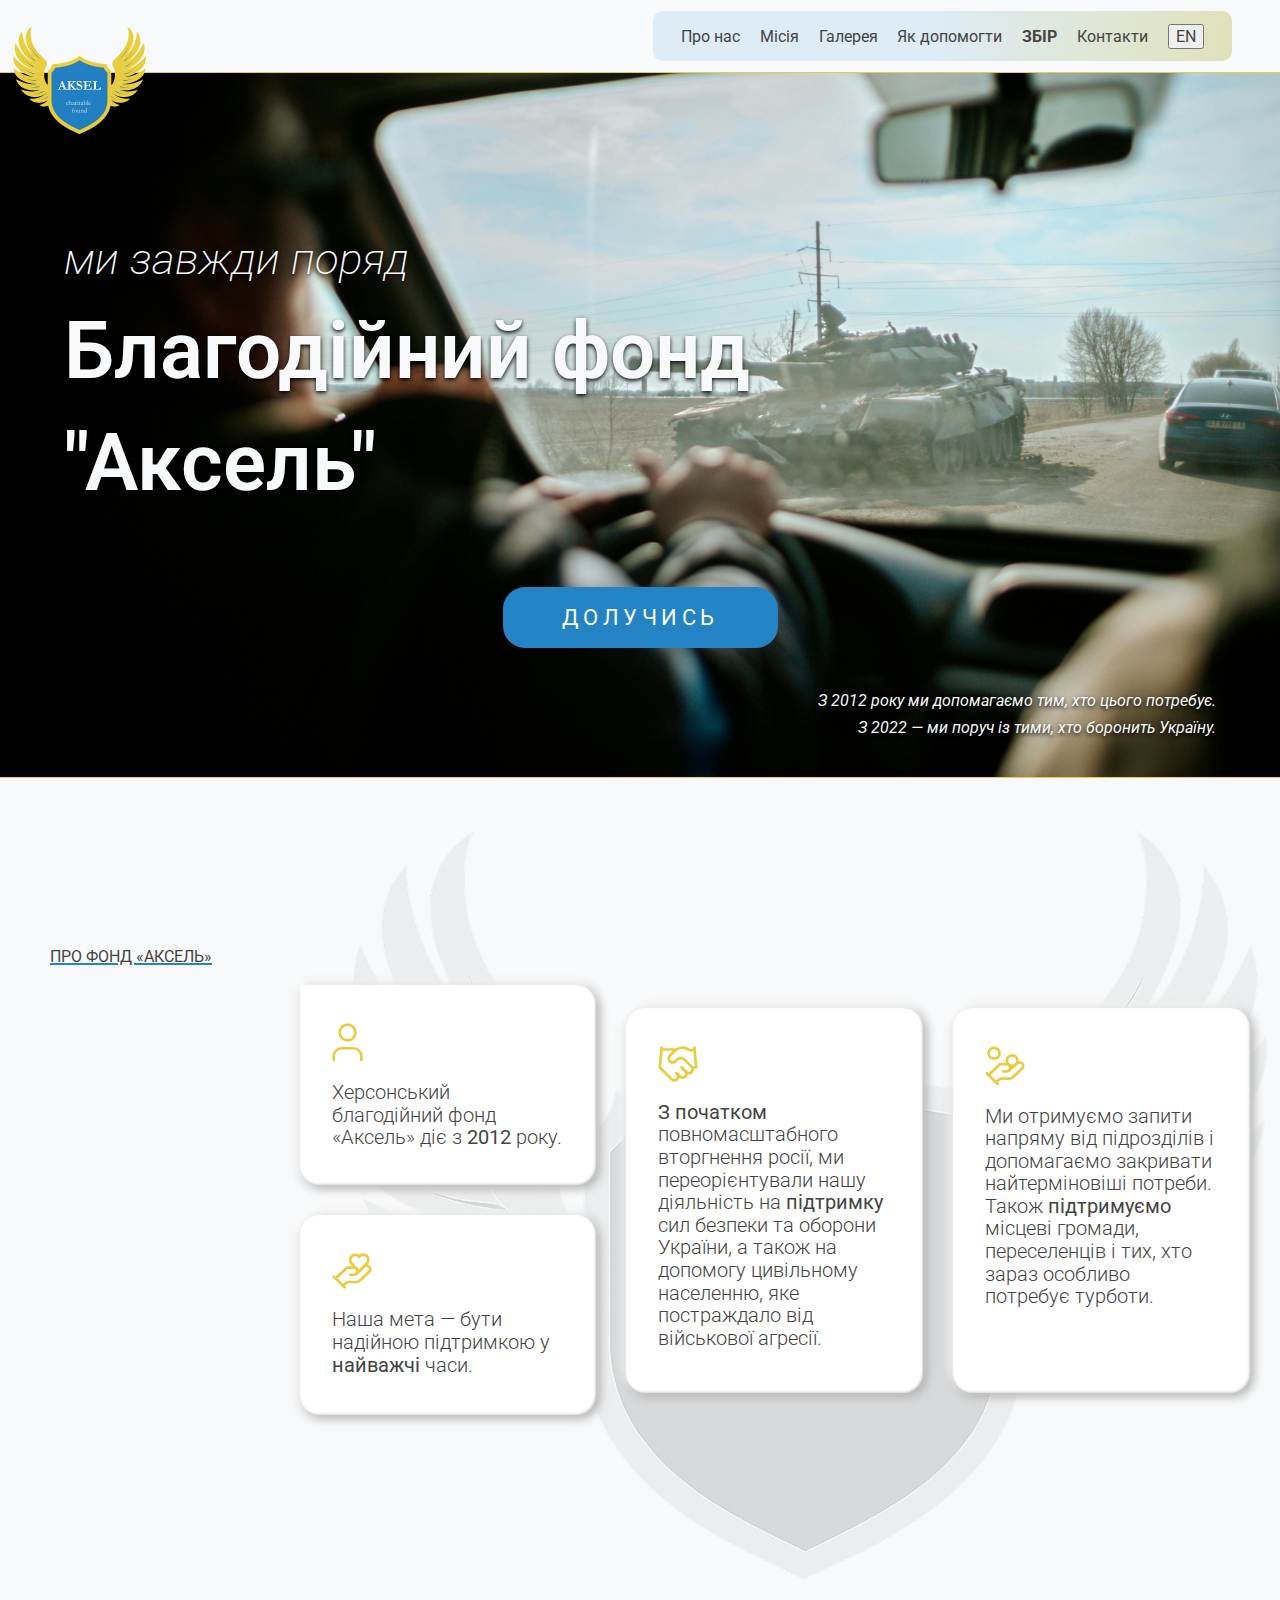
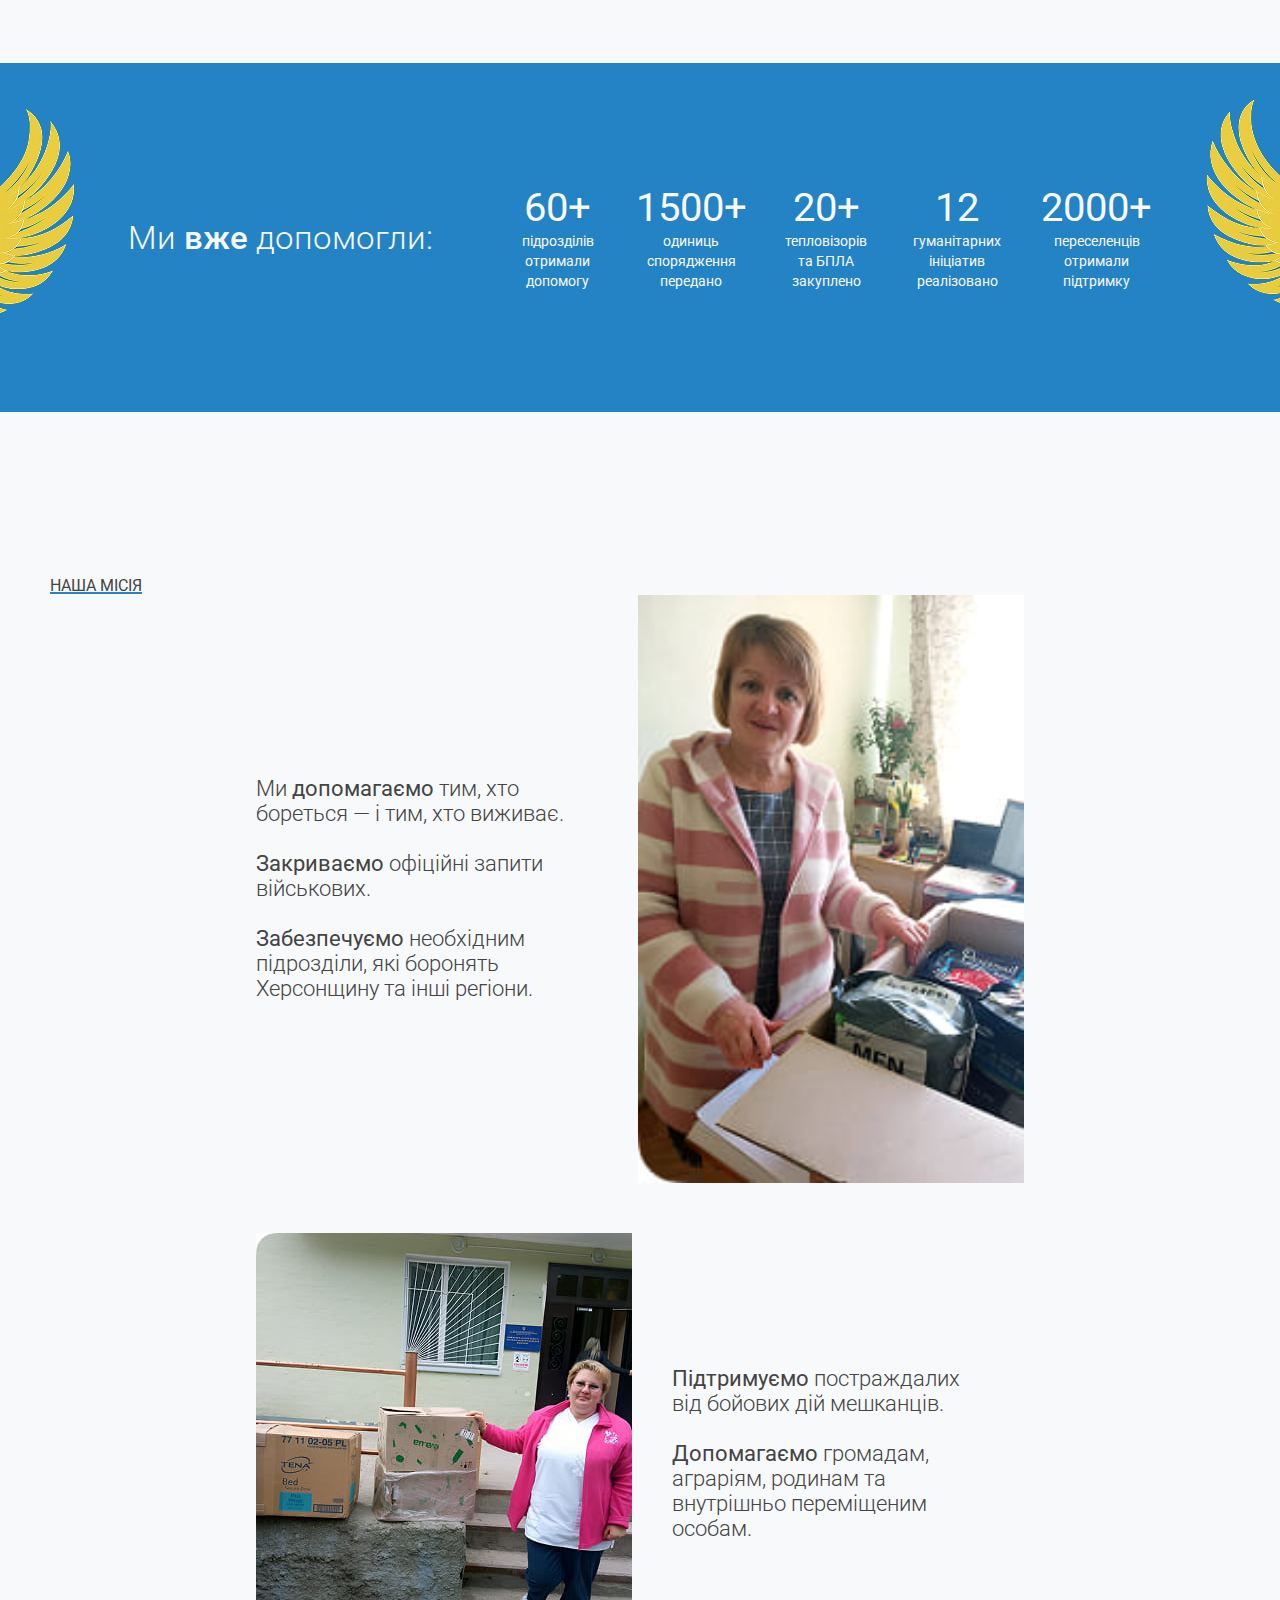
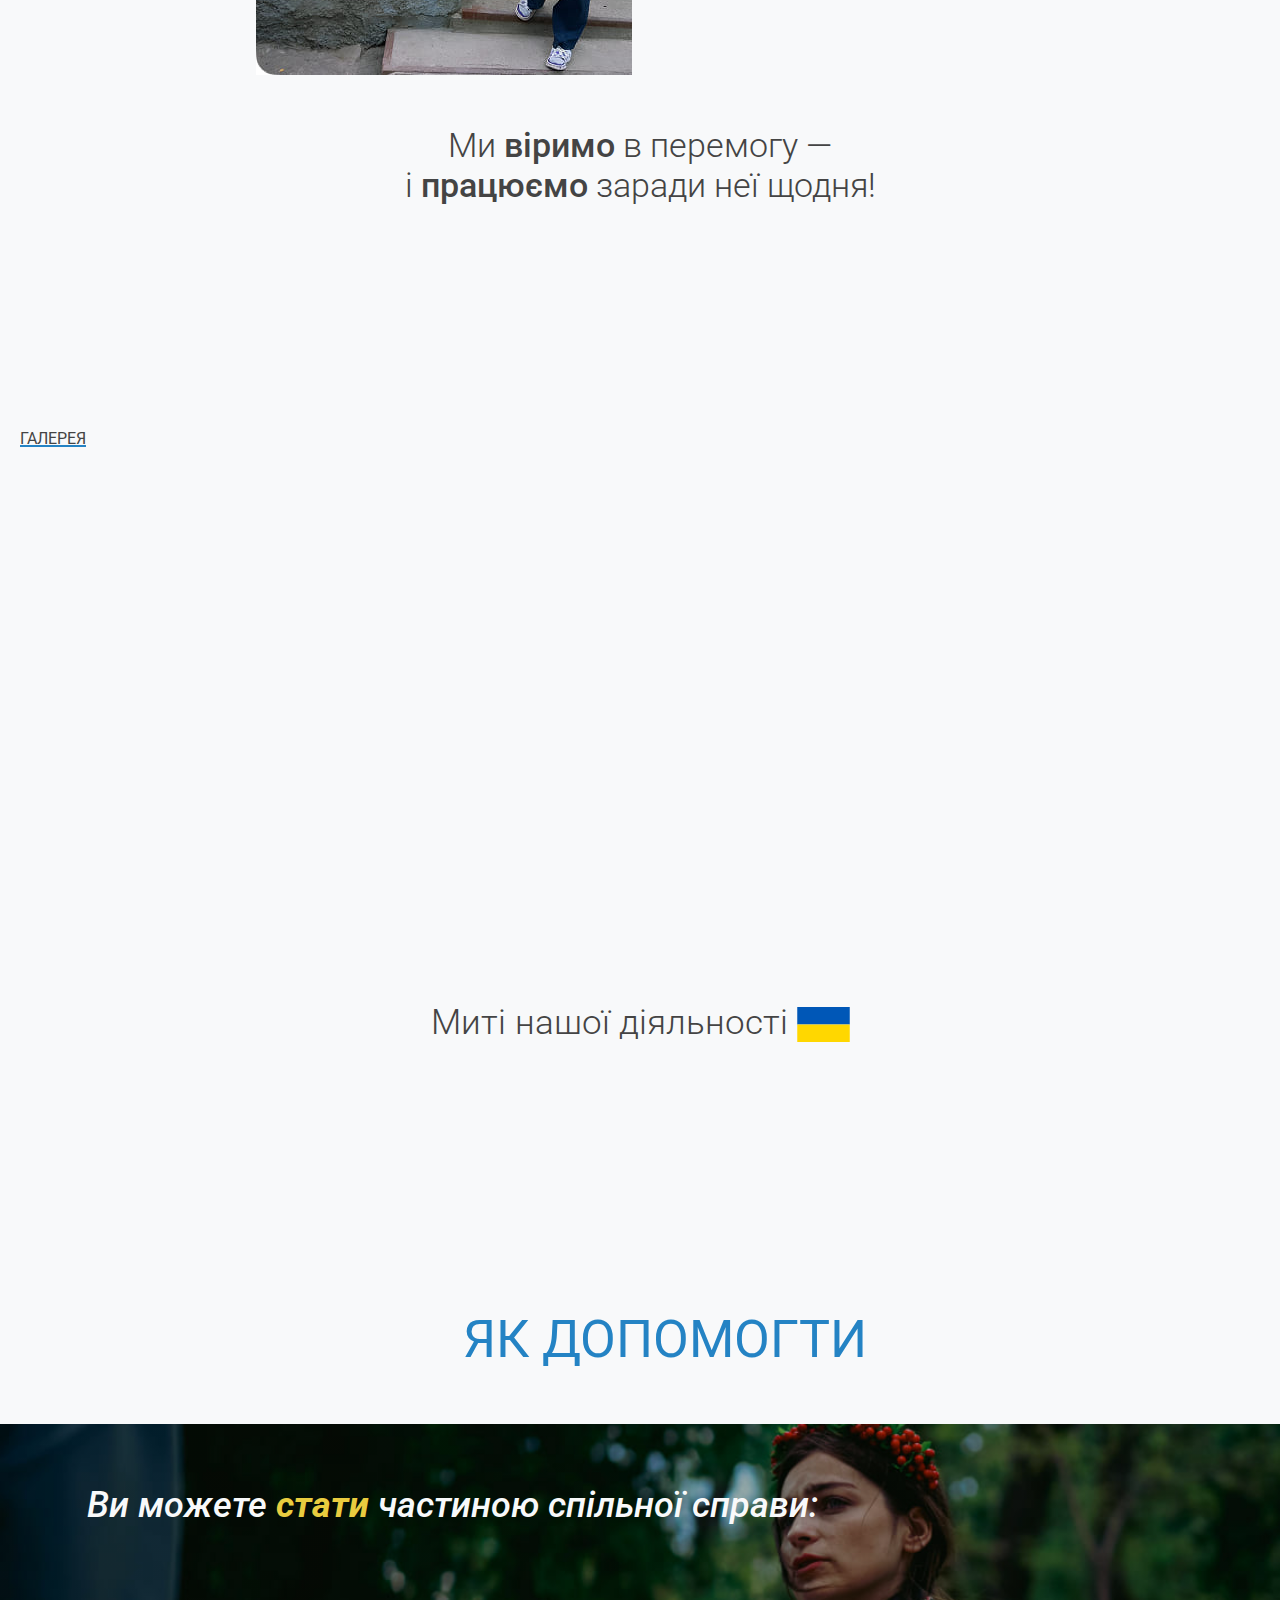
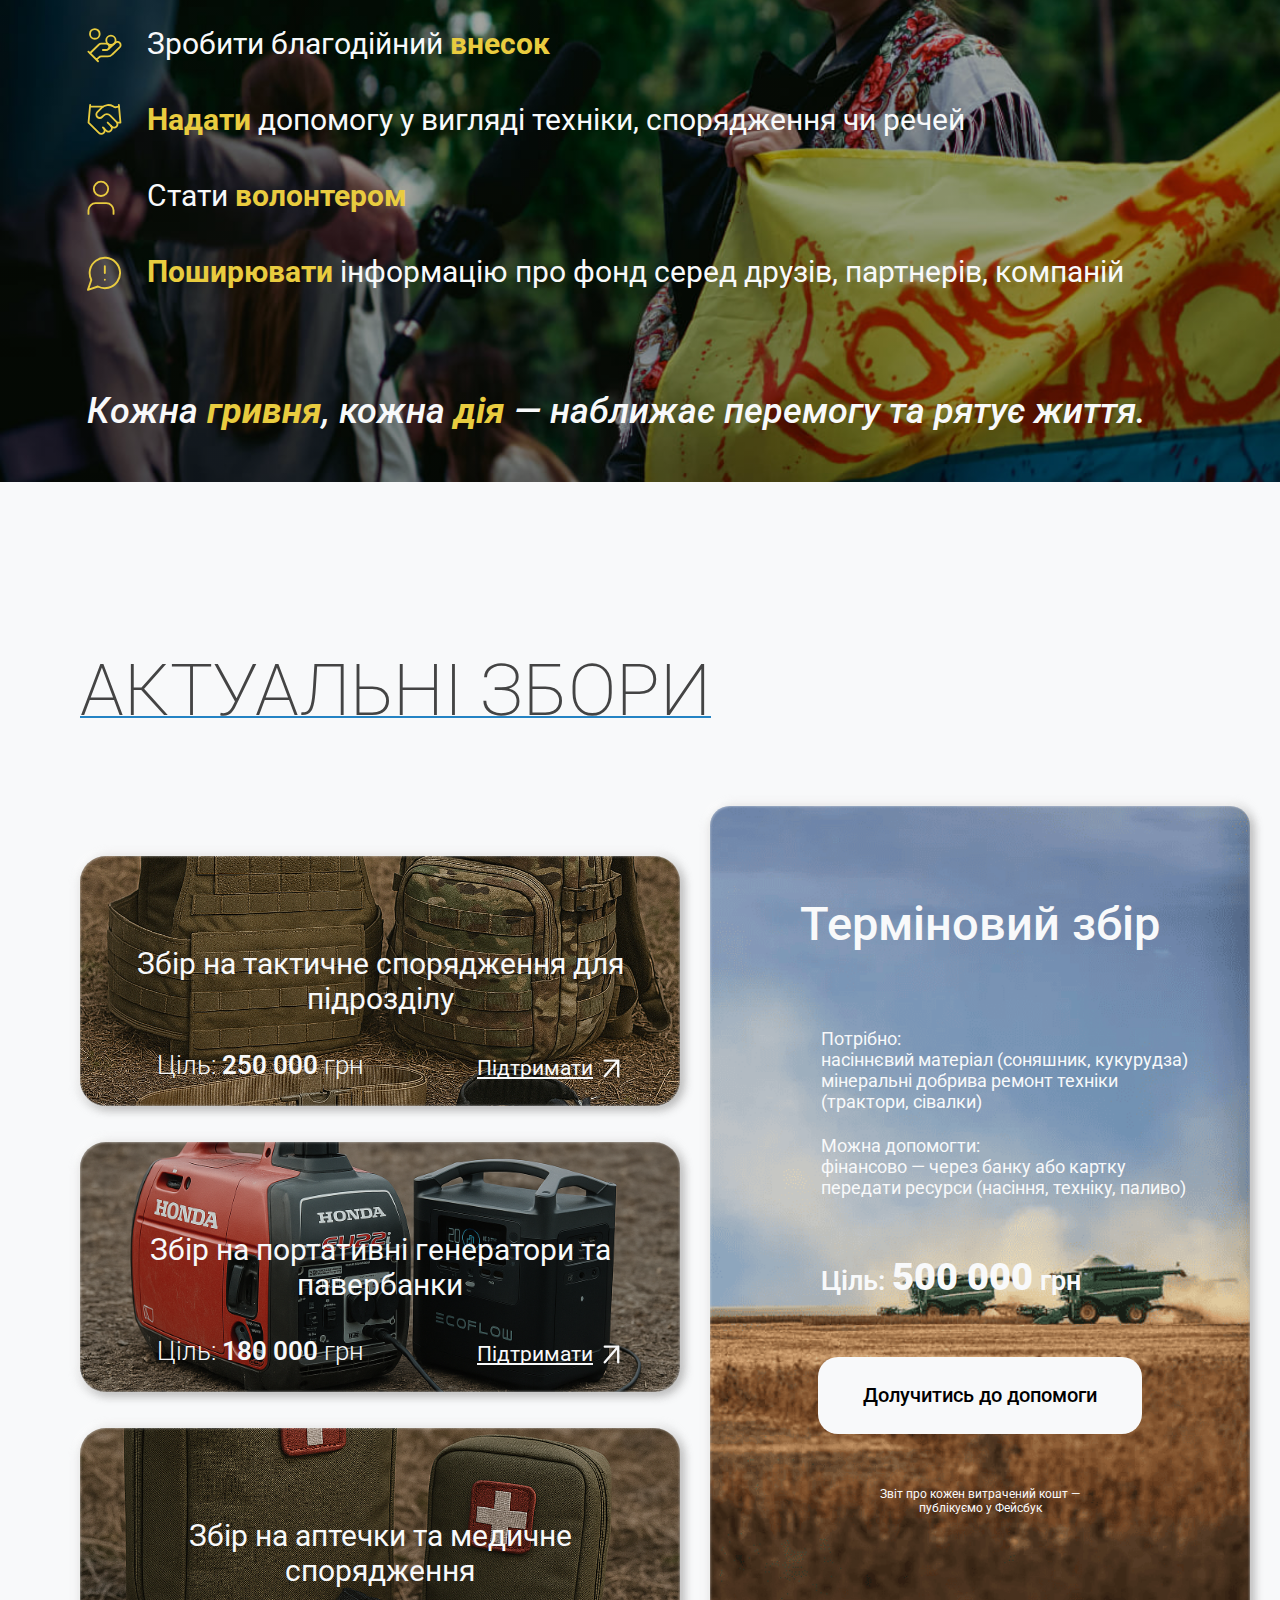
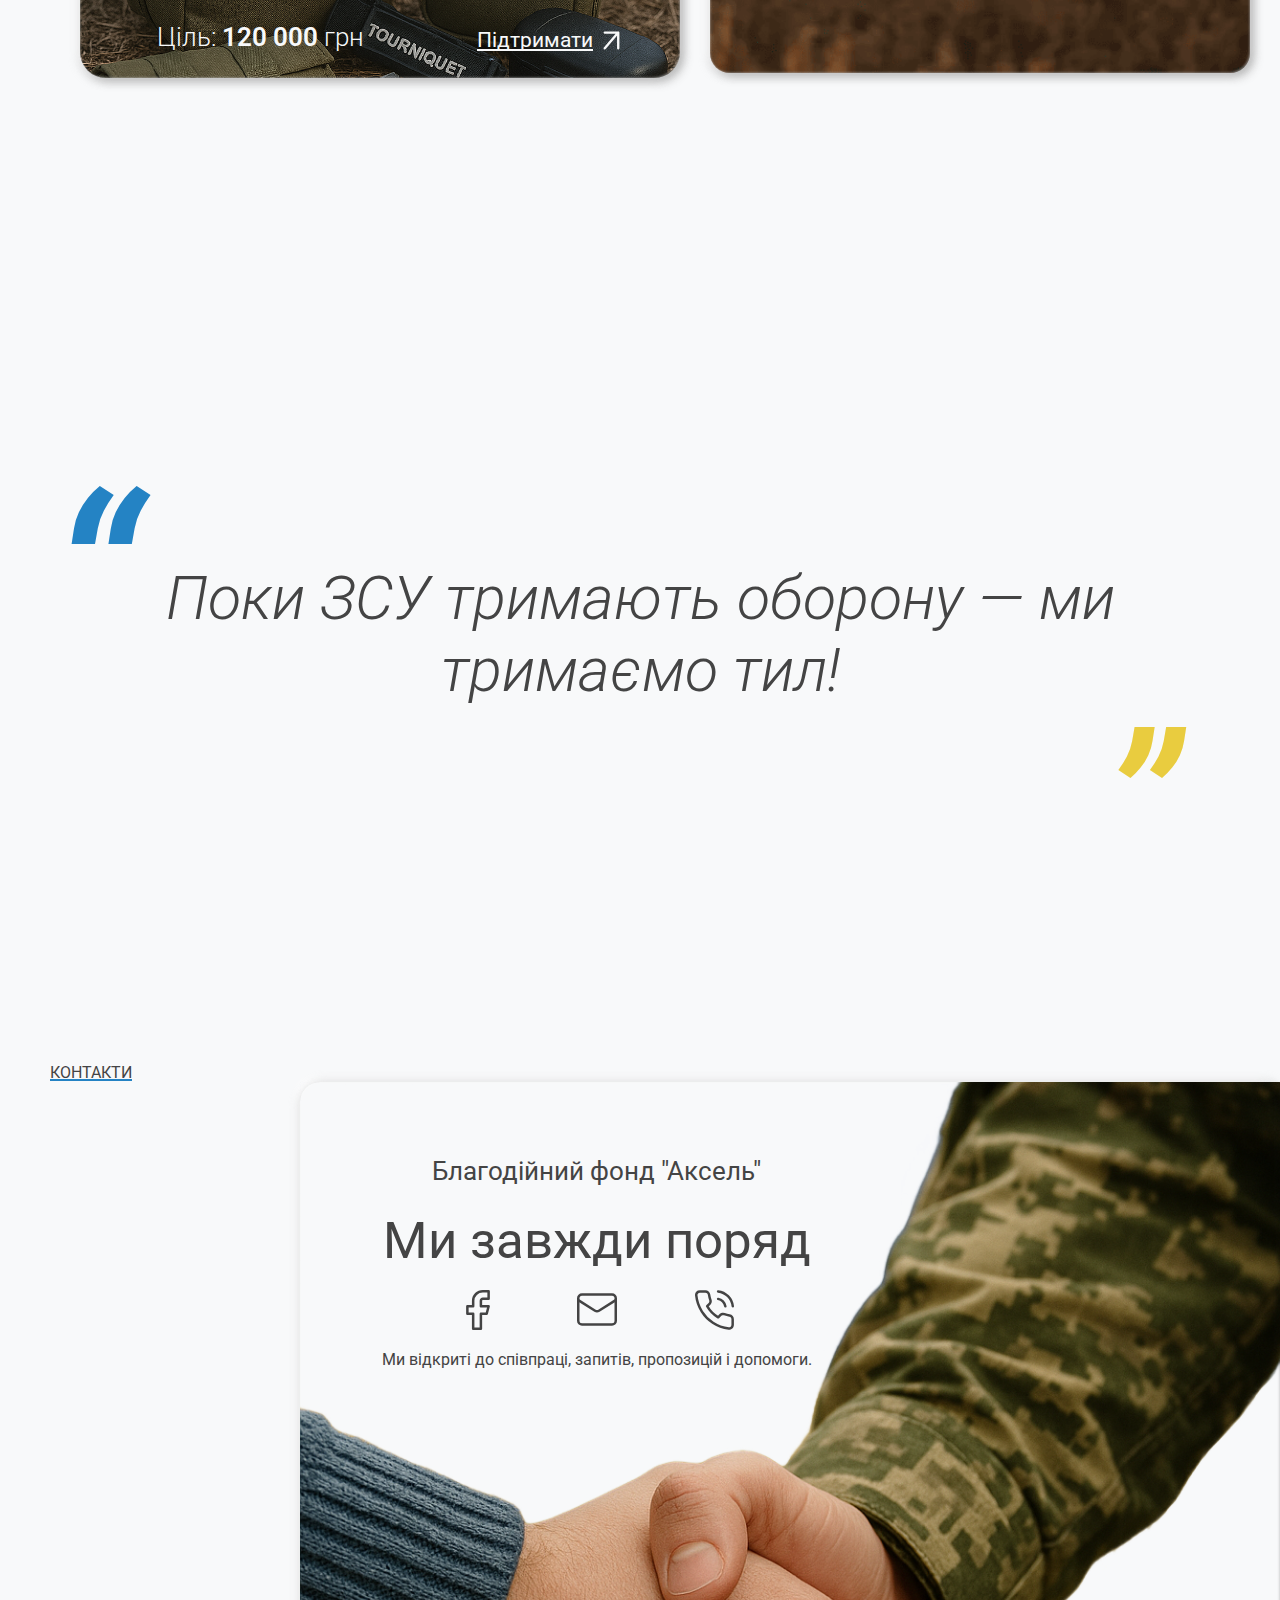
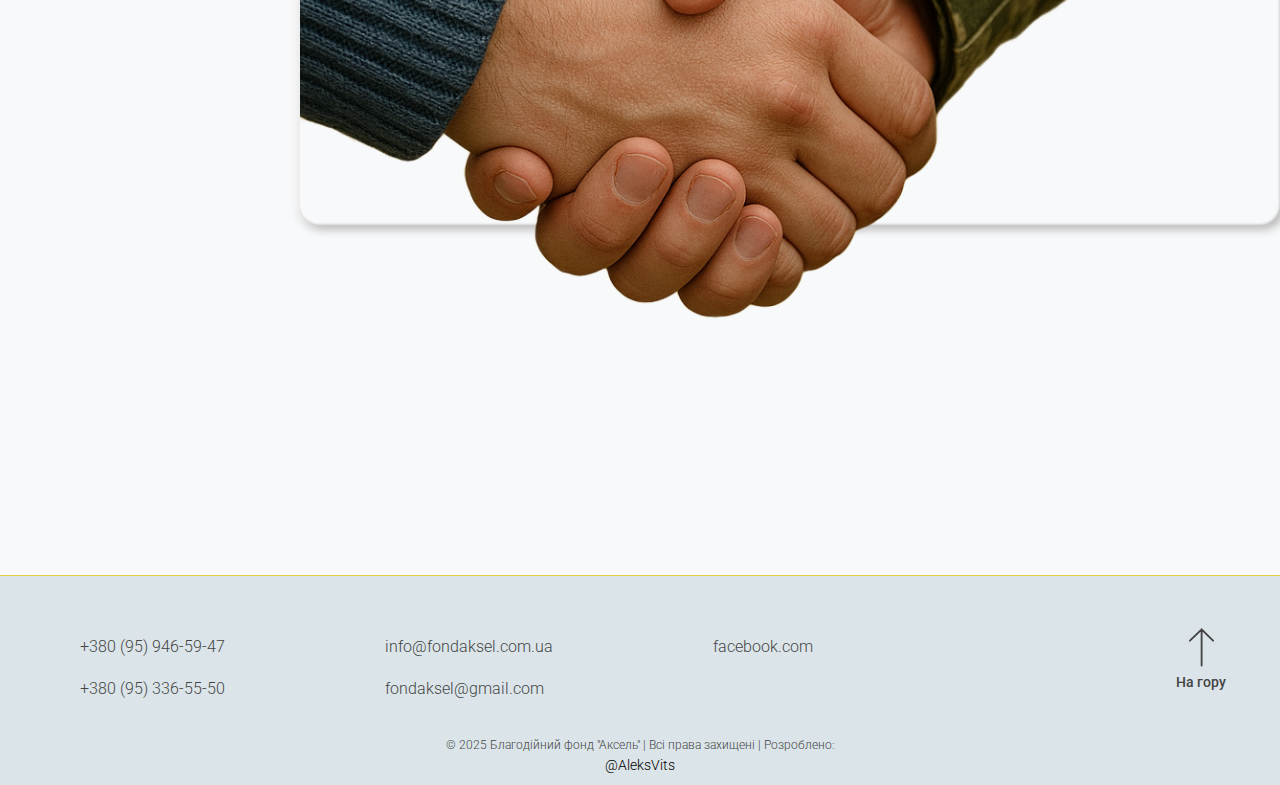
<file: index.html>
<!DOCTYPE html>
<html lang="ru">
<head>
  <meta charset="UTF-8">
  <meta name="viewport" content="width=device-width, initial-scale=1.0">
  <link rel="stylesheet" href="globals.css">
  <link rel="stylesheet" href="styles.css">
  <link rel="stylesheet" href="adaptive.css">
  <title>Благодійний фонд "Aksel"</title>
</head>
<body>

  <header>
    <img class="logo1" id="header" src="Img/logoColor.png" alt="">
    <div class="nav">
      <ul class="nav-list">
        <li class="liNav"><a href="#about">Про нас</a></li>
        <li class="liNav"><a href="#mission">Місія</a></li>
        <li class="liNav"><a href="#gallery">Галерея</a></li>
        <li class="liNav"><a href="#dopomoga">Як допомогти</a></li>
        <li class="liNav"><a href="#pay"><strong>ЗБІР</strong></a></li>
        <li class="liNav"><a href="#contacts">Контакти</a></li>
        <li class="liNav">
          <button class="lang-btn" onclick="window.location.href='index-en.html'">EN</button>
        </li>        
    <div class="burger-btn" id="burgerBtn">
          <span></span>
          <span></span>
          <span></span>
        </div>
        
        <!-- Мобільне меню -->
        <div class="mobile-menu" id="mobileMenu">
          <button class="close-btn" id="closeMenu">&times;</button>
          <ul>
            <li><a href="#about">ПРО НАС</a></li>
            <li><a href="#mission">МІСІЯ</a></li>
            <li><a href="#gallery">ГАЛЕРЕЯ</a></li>
            <li><a href="#dopomoga">ЯК ДОПОМОГТИ</a></li>
            <li><a href="#pay"><strong>ЗБІР</strong></a></li>
            <li><a href="#contacts">КОНТАКТИ</a></li>
            <li>
              <button class="lang-btn" onclick="window.location.href='index-en.html'">EN</button>
            </li>
          </ul>
        </div>
      </div>
      </ul>




    <div class="line"></div>
    
    <div class="LogoDiv">
      <div class="textLogo">
        <p class="sloganLogo hero-animate1">ми завжди поряд</p>
        <div class="h1">
          <p class="h1Logo hero-animate2">Благодійний фонд</p>
          <p class="h1Logo righrLogo hero-animate2">"Аксель"</p>
        </div>
        <div class="btn hero-animate3"><a href="#pay">Долучись</a></div>
      </div>
      <p class="apanotationTextLogo hero-animate4">З 2012 року ми допомагаємо тим, хто цього потребує. <br>З 2022 — ми поруч із тими, хто боронить Україну.</p>

    </div>
    <div class="line"></div>
  </header>

  <main>
    <section class="about" id="about">
      <img class="logoAbout" src="Img/logoAbout.png">
      <p class="aboutProFond proFond">Про фонд «Аксель»</p>
      <div class="blocks">
        <div class="blocksVertical">
          <div class="block1 scroll-section left">
            <img class="iconsAbout werticalIcons" src="icons/1.svg">
            <p class="textAbout">Херсонський благодійний фонд «Аксель» діє з <strong class="f400">2012</strong> року.</p>
          </div>
          <div class="block2 scroll-section left">
            <img class="iconsAbout" src="icons/2.svg">
            <p class="textAbout">Наша мета — бути надійною підтримкою у <strong class="f400">найважчі</strong> часи.</p>
          </div>

        </div>
        <div class="blocksHorizontal">
          <div class="block3 scroll-section left">
            <img class="iconsAbout" src="icons/3.svg">
            <p class="textAbout"><strong class="f400">З початком</strong> повномасштабного вторгнення росії, ми переорієнтували нашу діяльність на <strong class="f400">підтримку</strong> сил безпеки та оборони України, а також на допомогу цивільному населенню, яке постраждало від військової агресії.</p>
          </div>
          <div class="block4 scroll-section left">
            <img class="iconsAbout" src="icons/4.svg">
            <p class="textAbout">Ми отримуємо запити напряму від підрозділів і допомагаємо закривати найтерміновіші потреби. Також <strong class="f400">підтримуємо</strong> місцеві громади, переселенців і тих, хто зараз особливо потребує турботи.</p>
          </div> 
        </div>
      </div>
    </section>

    <section class="statistic">
      <div class="statistOll">
        <img class="krilo" src="icons/Krilo1.png">
        <p class="statisth3 on">Ми <strong class="f500">вже</strong> допомогли:</p>
        <div class="numbrs">
          <p class="statisth3 off">Ми <strong class="f500">вже</strong> допомогли:</p>

          <div class="number1">
            <p class="number">60+</p>
            <p class="textNumber">підрозділів отримали допомогу</p>
          </div>
          <div class="number2">
            <p class="number">1500+</p>
            <p class="textNumber">одиниць спорядження передано</p>
          </div>
          <div class="number3">
            <p class="number">20+</p>
            <p class="textNumber">тепловізорів та БПЛА закуплено</p>
          </div>
          <div class="number4">
            <p class="number">12</p>
            <p class="textNumber">гуманітарних ініціатив реалізовано</p>
          </div>
          <div class="number5">
            <p class="number">2000+</p>
            <p class="textNumber">переселенців отримали підтримку</p>
          </div>
        </div>
        <img src="icons/Krilo2.png">
      </div>
    </section>

    <section class="mision" id="mission">
      <h2 class="aboutProFond nashaMisia">Наша місія</h2>
       <div class="blockMision1 scroll-section right">
        <p class="text1Mision1">Ми <strong class="f400">допомагаємо</strong> тим, хто бореться — і тим, хто виживає. <br><br> <strong class="f400">Закриваємо</strong>  офіційні запити військових. <br><br> <strong class="f400">Забезпечуємо</strong>  необхідним підрозділи, які боронять Херсонщину та інші регіони.</p>
          <img src="Img/photoMision1.jpg" alt="" class="img1Mision">
       </div>
       <div class="blockMision2 scroll-section left">
        <p class="text1Mision2"><strong class="f400">Підтримуємо</strong> постраждалих від бойових дій мешканців. <br><br> <strong class="f400">Допомагаємо</strong> громадам, аграріям, родинам та внутрішньо переміщеним особам.</p>
          <img src="Img/photoMision2.jpg" alt="" class="img1Mision2">
       </div>
       <div class="gasloMision scroll-section right">
        <p class="gasloMision1">Ми <strong class="f500">віримо</strong> в перемогу — </p>
        <p class="gasloMision2">і <strong class="f500">працюємо</strong> заради неї щодня!</p>
       </div>
    </section>

    <section class="gallery scroll-section right" id="gallery">
      <h2 class="aboutProFond galText">Галерея</h2>
      <div class="gallery-scroll">
        <img src="Img/galery/photo2.jpg" alt="">
        <img src="Img/galery/photo5.jpg" alt="">
        <img src="Img/galery/photo3.jpg" alt="">
        <img src="Img/galery/photo4.jpg" alt="">
        <img src="Img/galery/photo6.jpg" alt="">
        <img src="Img/galery/photo7.jpg" alt="">
        <img src="Img/galery/photo8.jpg" alt="">
        <img src="Img/galery/photo9.jpg" alt="">
        <img src="Img/galery/photo10.jpg" alt="">
        <img src="Img/galery/photo11.jpg" alt="">
        <img src="Img/galery/photo12.jpg" alt="">
        <img src="Img/galery/photo13.jpg" alt="">
        <img src="Img/galery/photo14.jpg" alt="">
        <img src="Img/galery/photo1.jpg" alt="">
      </div>
      <h2 class="galeryText">Миті нашої діяльності  <svg width="53" height="35" viewBox="0 0 24 16" xmlns="http://www.w3.org/2000/svg" style="vertical-align: middle;">
        <rect width="24" height="8" fill="#0057B7"/>
        <rect y="8" width="24" height="8" fill="#FFD700"/>
      </svg>
      </h2>
    </section>
    
    

    <section class="dopomoga" id="dopomoga">
      <h2 class="aboutProFond">Як допомогти</h2>
      <div class="dopomoga1">
        <p class="textdopomoga1">Ви можете <strong class="yellow">стати</strong> частиною спільної справи:</p>
        <div class="textsDopomoga4">
          <p class="textdopomoga2 icon-1">Зробити благодійний <strong class="yellow">внесок</strong></p>
          <p class="textdopomoga2 icon-2"><strong class="yellow">Надати</strong> допомогу у вигляді техніки, спорядження чи речей</p>
          <p class="textdopomoga2 icon-3">Стати <strong class="yellow">волонтером</strong></p>
          <p class="textdopomoga2 icon-4"><strong class="yellow">Поширювати</strong> інформацію про фонд серед друзів, партнерів, компаній</p>
        </div>
        <p class="textdopomoga1">Кожна <strong class="yellow">гривня</strong>, кожна <strong class="yellow">дія</strong> — наближає перемогу та рятує життя.</p>
      </div>
    </section>

    <section class="black">
      <img class="logoBlack" src="Img/logoBlacs.png">
      <img src="Img/doluchis.png" class="textBlack">

      <div class="btnBlack">
        <a href="#pay" aria-label="Долучись">
          <svg width="40" height="40" viewBox="0 0 24 24" fill="none" xmlns="http://www.w3.org/2000/svg">
            <path d="M5 9L12 16L19 9" stroke="currentColor" stroke-width="3"
                  stroke-linecap="round" stroke-linejoin="round"/>
          </svg>
        </a>
      </div>
    </section>


    <section class="Zbir" id="pay">
      <h2 class="aboutProFond BigText">Актуальні збори</h2> 
      <div class="blocksZbirVertical">
        <div class="blockZbir imgOne scroll-section left">
          <p class="textZbir">Збір на тактичне спорядження для підрозділу</p>
          <p class="priseZbir">Ціль: <strong class="f600">250 000</strong> грн</p>
          <a href="javascript:void(0)" class="zbir">Підтримати</a>
        </div>
        <div class="blockZbir imgTwo scroll-section left">
          <p class="textZbir">Збір на портативні генератори та павербанки</p>
          <p class="priseZbir">Ціль: <strong class="f600">180 000</strong> грн</p>
          <a href="javascript:void(0)" class="zbir">Підтримати</a>
        </div>
        <div class="blockZbir imgThree scroll-section left">
          <p class="textZbir">Збір на аптечки та медичне спорядження</p>
          <p class="priseZbir">Ціль: <strong class="f600">120 000</strong> грн</p>
          <a href="javascript:void(0)" class="zbir">Підтримати</a>
        </div>
      </div>
      <div class="blockZbir1 scroll-section right">
        <h4>Терміновий збір</h4>
        <p class="textZbir1">Потрібно: <br>
          насіннєвий матеріал (соняшник, кукурудза)
          мінеральні добрива
          ремонт техніки (трактори, сівалки)</p>
          <p class="textZbir2">Можна допомогти: <br>
            фінансово — через банку або картку
            передати ресурси (насіння, техніку, паливо)</p>
            <p class="priseZbir1">Ціль: <strong class="fs600">500 000</strong> грн <br>
            <div class="btnZbir1">Долучитись до допомоги</div>
            <p class="aboutZbir">Звіт про кожен витрачений кошт — 
              публікуємо у Фейсбук</p>
      </div>
    </section>

    <section class="zaklik scroll-section right">
      <div class="kavichki">
        <p class="paragrapg1">“</p>
        <p class="textZaklik">Поки ЗСУ тримають оборону — ми тримаємо тил!</p>
        <p class="paragrapg2">”</p>
      </div>
    </section>

    <section class="contacts" id="contacts">
      <h2 class="aboutProFond contactName">контакти</h2> 
      
      <div class="contactsCatd scroll-section left">
        <img class="imgHand" src="Img/handContact.png" alt="">
        <div class="textsContact">
          <p class="nameCard">Благодійний фонд "Аксель"</p>
          <p class="gasloCard">Ми завжди поряд</p>
          
          <div class="links">
            <a href="https://facebook.com/fondaksel" class="link linkF" target="_blank" rel="noopener noreferrer"></a>
            <a href="mailto:fondaksel@gmail.com" class="link linkM"></a>
            <a href="tel:+380959465947" class="link linkP"></a>
          </div>
          
        <p class="aboutCards">Ми відкриті до співпраці, запитів, пропозицій і допомоги.</p>
      </div>
      </div>
    </section>
  </main>
  
<footer>
    <div class="line"></div>
    <div class="linksFooter">
      <div class="linkTel">
        <a class="linkFooter" href="tel:+380959465947">+380 (95) 946-59-47</a>
        <a class="linkFooter" href="tel:+380953365550">+380 (95) 336-55-50</a>
      </div>
      <div class="linkMail">
        <a class="linkFooter" href="mailto:info@fondaksel.com.ua">info@fondaksel.com.ua</a>
        <a class="linkFooter" href="mailto:fondaksel@gmail.com">fondaksel@gmail.com</a>
      </div>
      <div class="linkFacebook">
        <a class="linkFooter" href="https://facebook.com/fondaksel" target="_blank">facebook.com</a>
      </div>
    </div>
    <div class="btnArrow"><a href="#header"><img class="imgArrowUp" src="icons/arrowUp.svg" alt=""></a> На гору</div>
    <div class="textFooter">© 2025 Благодійний фонд "Аксель" | Всі права захищені | Розроблено: <a class="AleksVits" href="https://t.me/ALEKSVITS" target="_blank" rel="noopener noreferrer">@AleksVits</a></div>
  </footer>



  <div class="modal" id="donationModal">
    <div class="modal-content">
      <button class="close-modal">&times;</button>
  
      <div class="modal-box">
        <div class="tabs">
          <button class="tab-btn active" data-tab="card">Картка</button>
          <button class="tab-btn" data-tab="bank">Реквізити</button>
        </div>
      
        <div class="tab-content active" id="card">
          <div class="modal-left">
            <h3>Підтримати цей збір <img class="logoPay" src="Img/logoPayBlackSmall.png" alt=""></h3>
            <div class="input-row">
              <input type="number" placeholder="Введіть суму"/>
              <span>грн</span>
            </div>
            <div class="quick-buttons">
              <button data-amount="200">+200 грн</button>
              <button data-amount="500">+500 грн</button>
              <button data-amount="1000">+1000 грн</button>
            </div>
              <button class="support-btn">
              Підтримати
              <span class="arrow">→</span>
            </button>
            <img class="logoPayPhon" src="Img/logoPay.png" alt="">
          </div>
        </div>
      
        <div class="tab-content" id="bank">
          <div class="modal-right">
            <img class="logoPayPhon" src="Img/logoPayBlackSmall.png" alt="">
            <h3>Реквізити</h3>
            <p class="sub">Банківський переказ по Україні</p>
            <p><strong>Благодійний фонд «Аксель»</strong></p>
            <p>ЄДРПОУ: 38188675</p>
            <p>IBAN: UA723264610000026006300152419</p>
            <p>код банку: 326461 АТ «Ощадбанк»</p>
            <div class="iban-copy">
              <input readonly value="UA723264610000026006300152419" />
              <button title="Скопіювати">📋</button>
            </div>
            <img class="qr" src="Img/QrCode.jpg" alt="QR код">
            <p class="purpose">
              <strong>Призначення платежу:</strong> Благодійний безповоротний внесок на інституційну спроможність фонду
            </p>
          </div>
        </div>
      </div>
        </div>
  
<script src="script.js"></script>

</body>
</html>
</file>
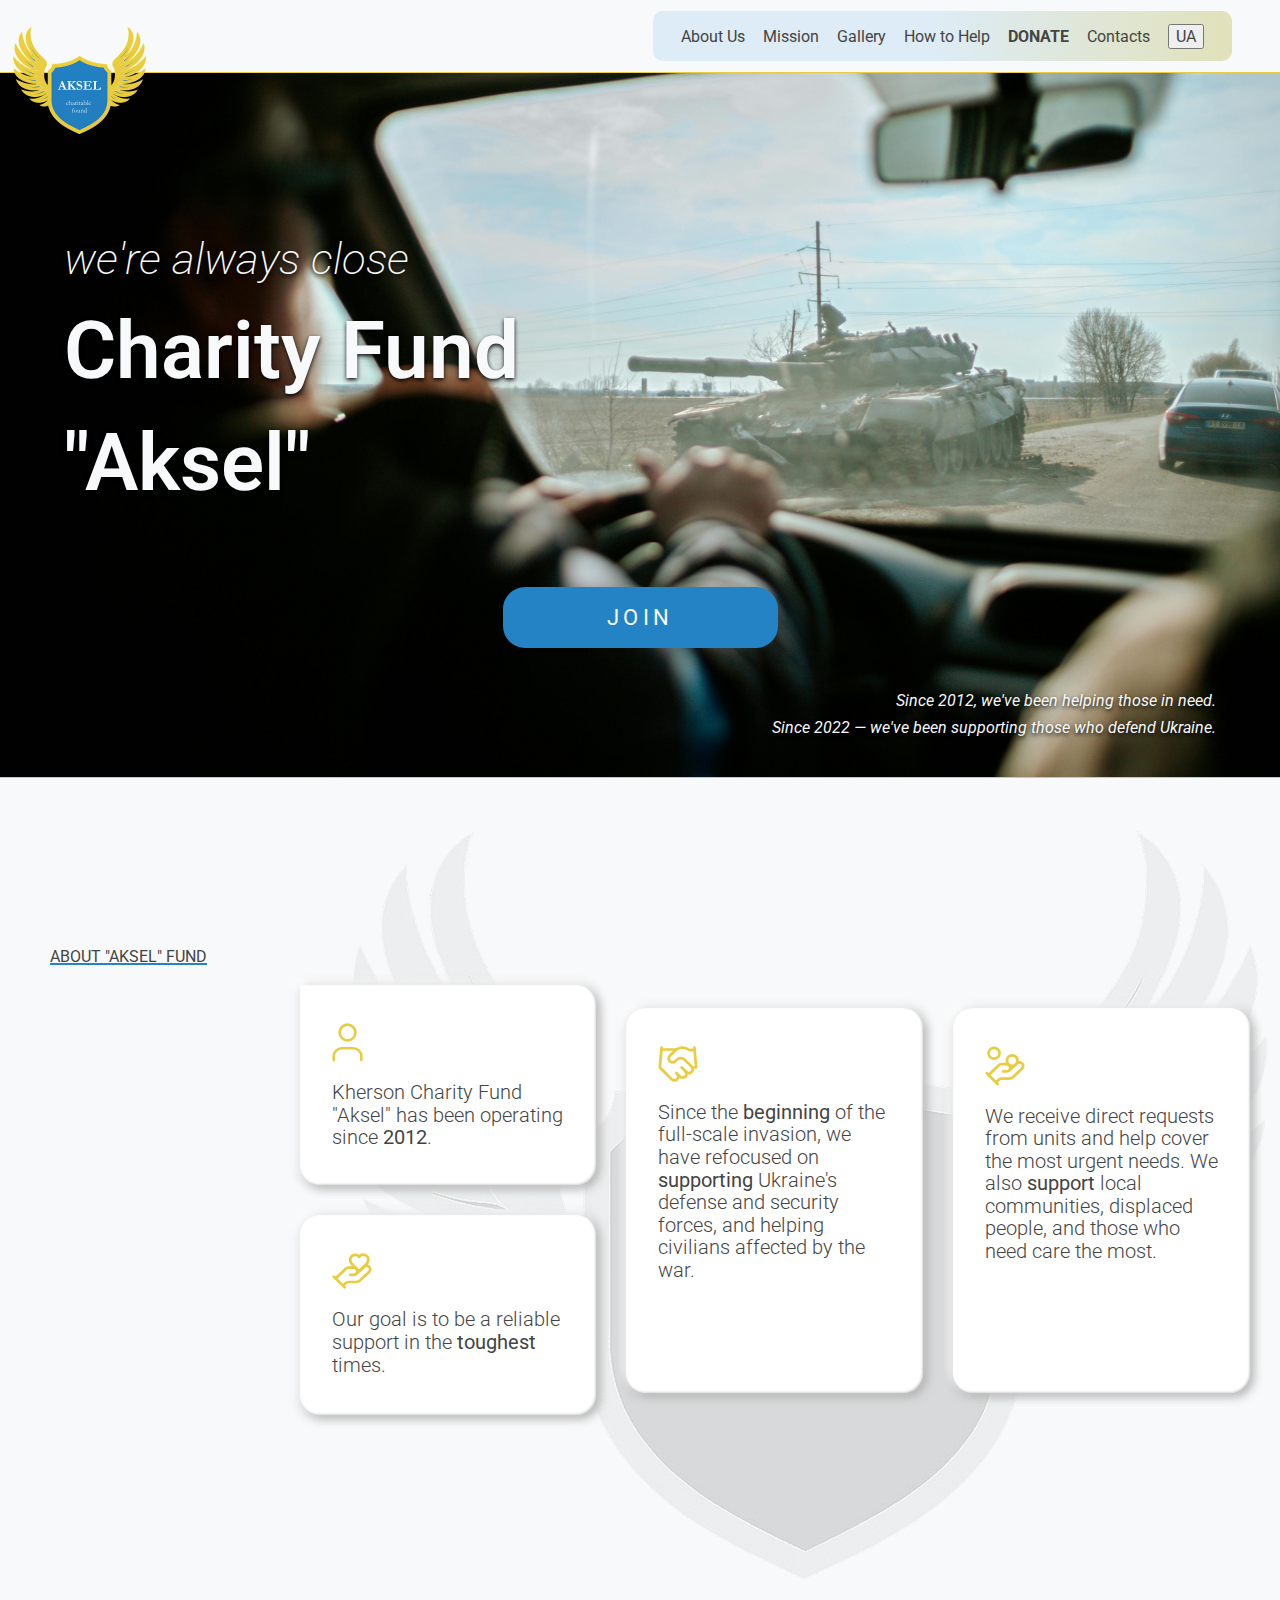
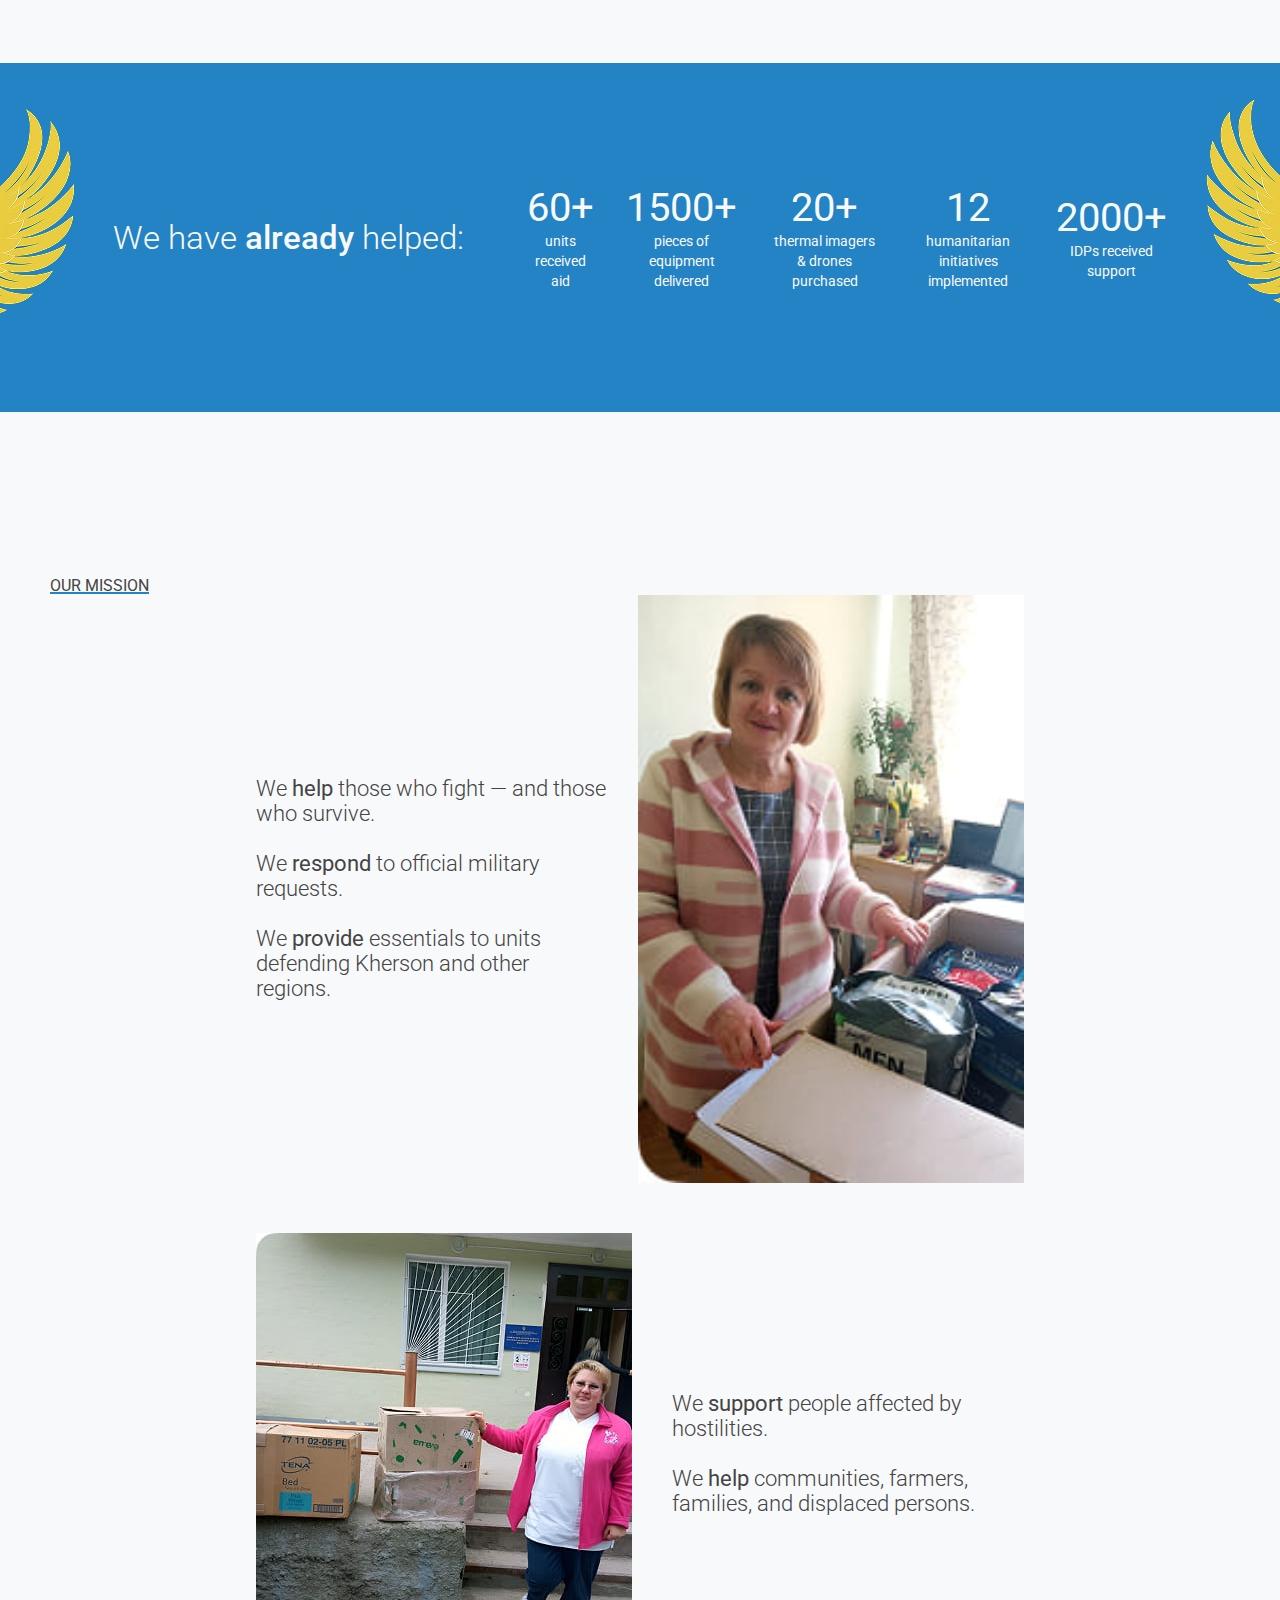
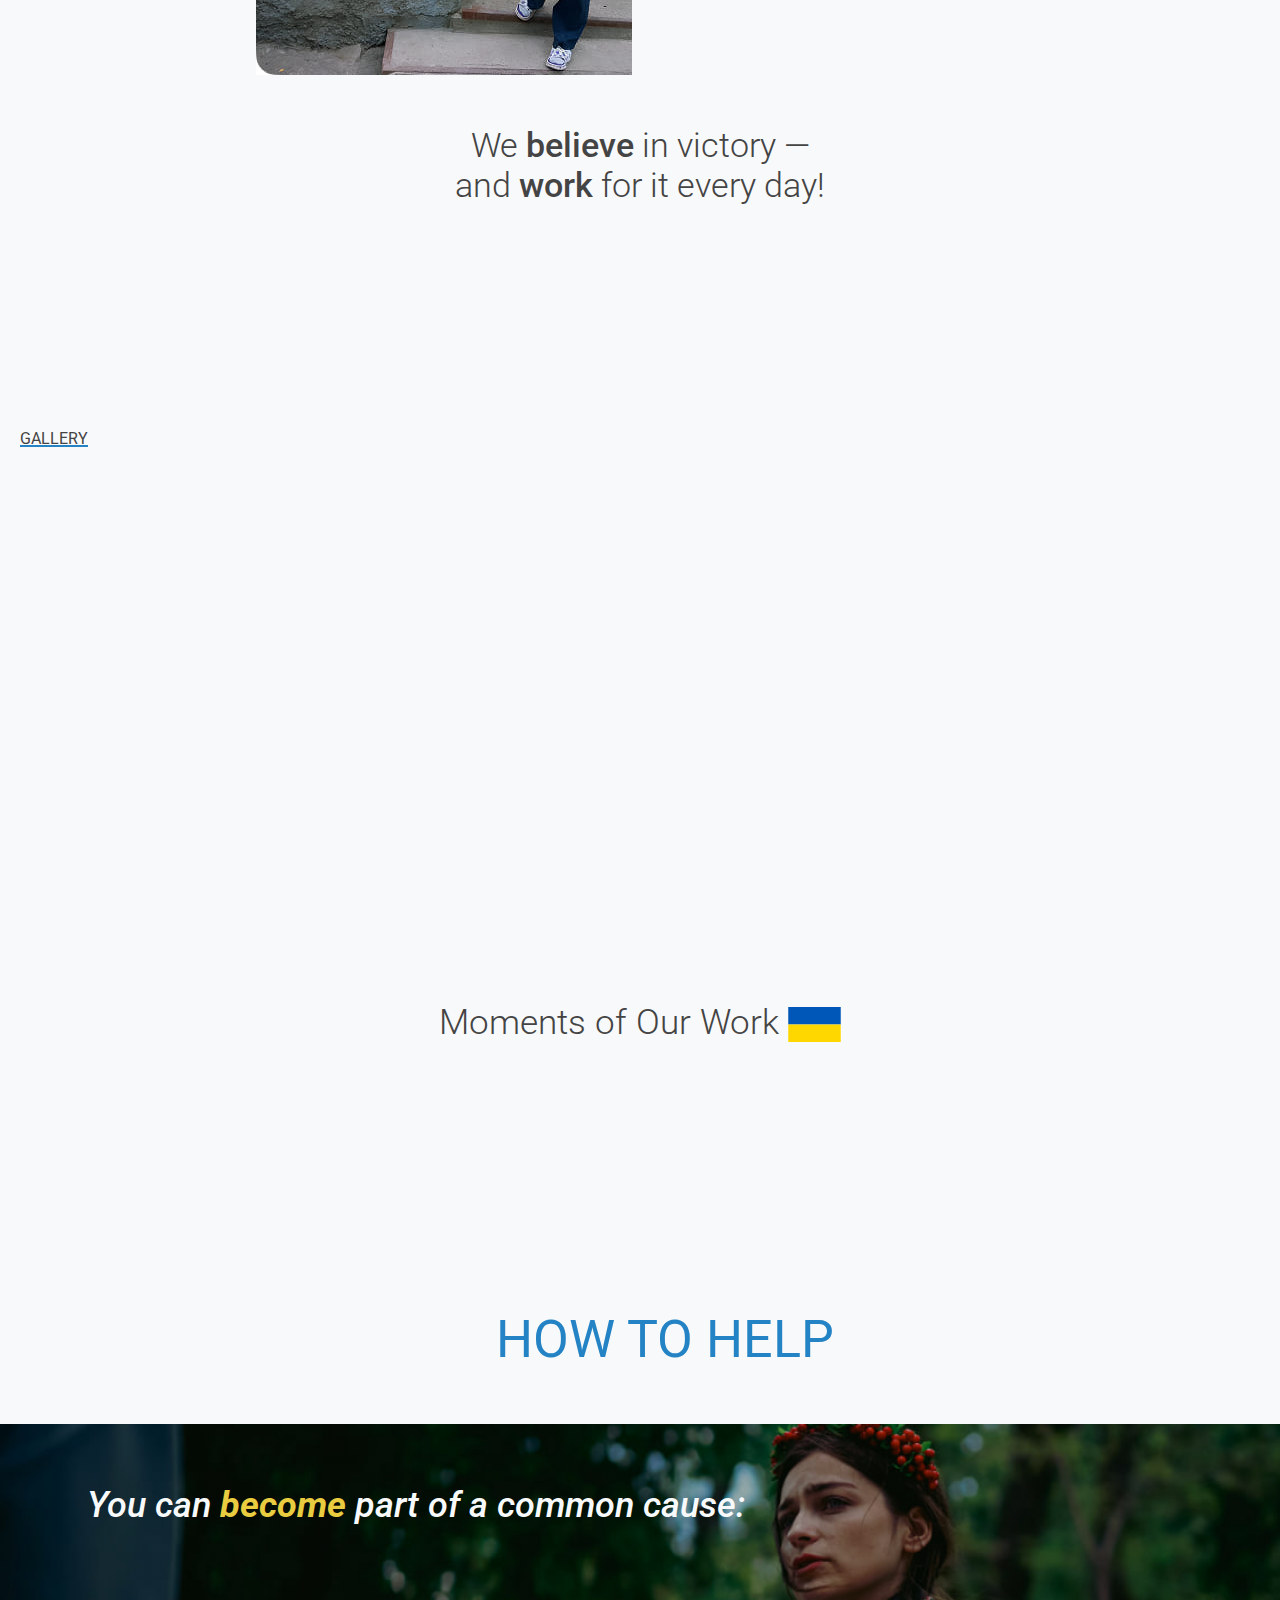
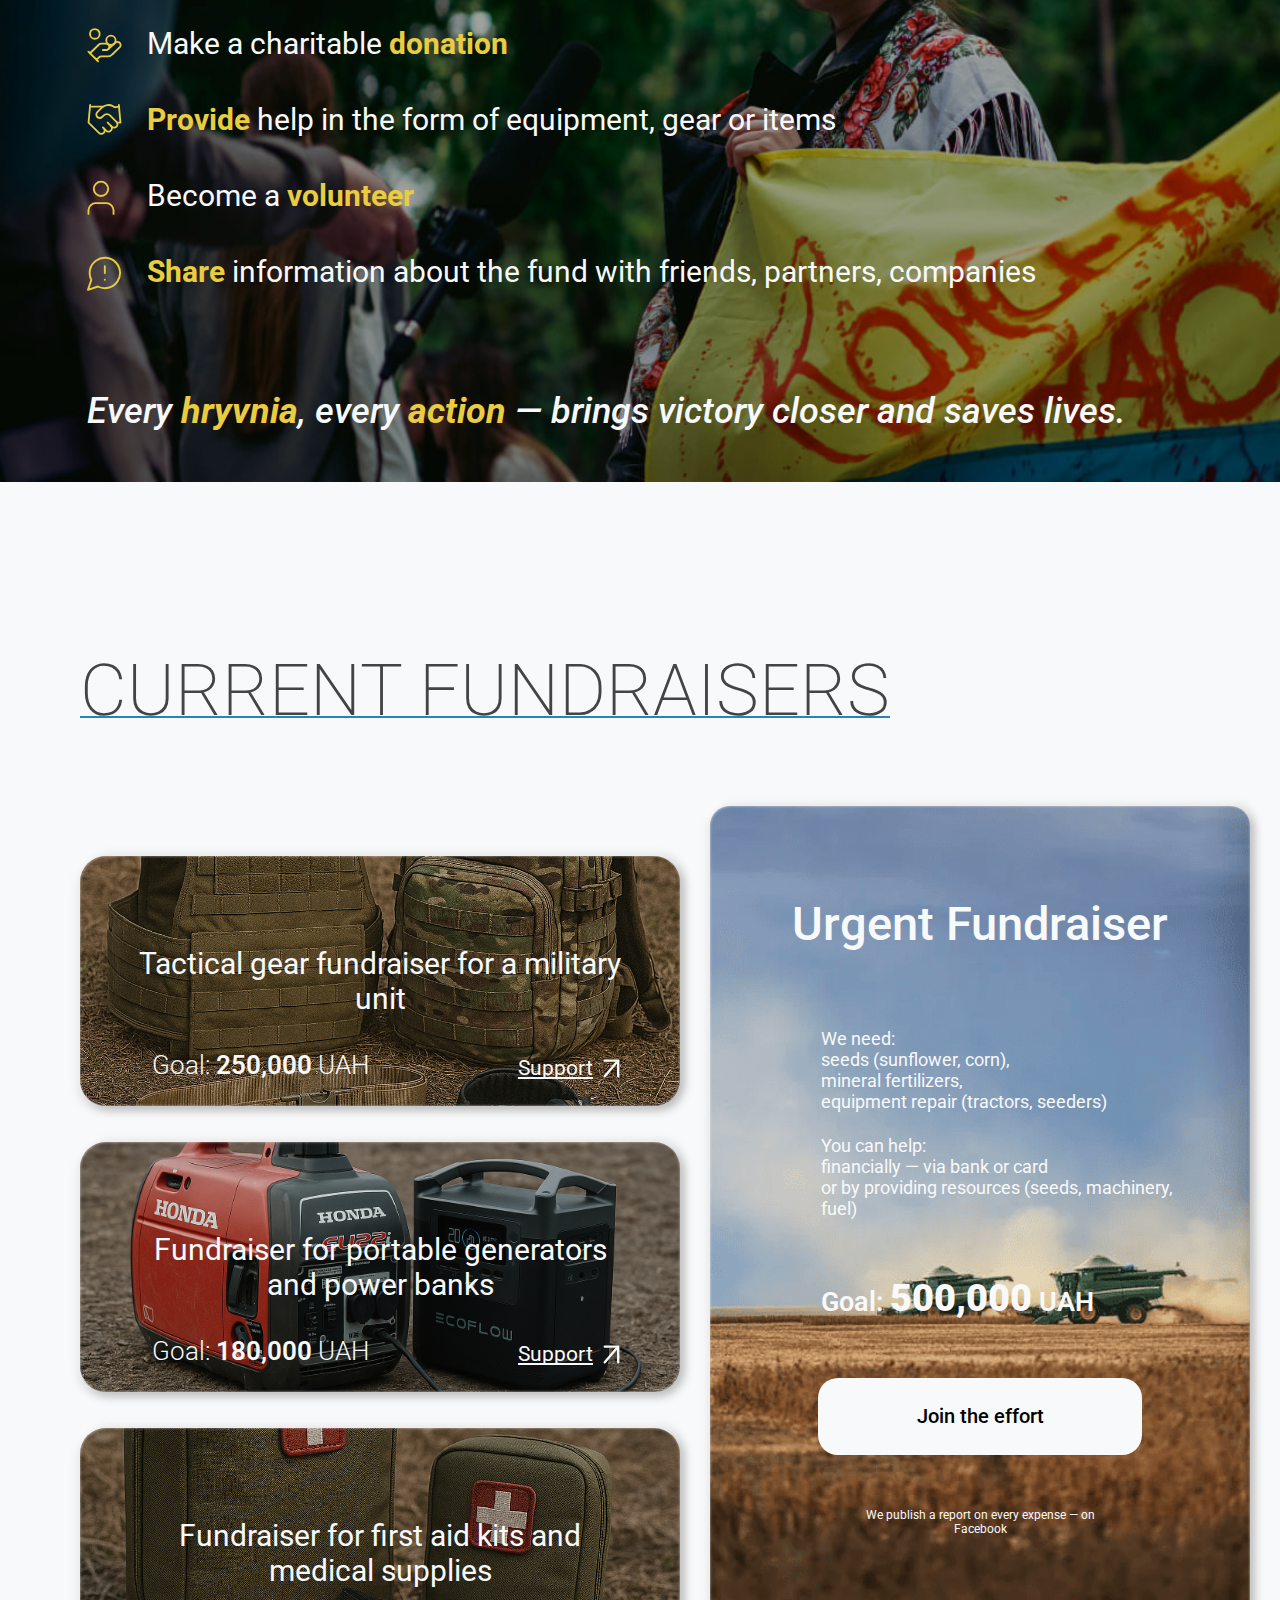
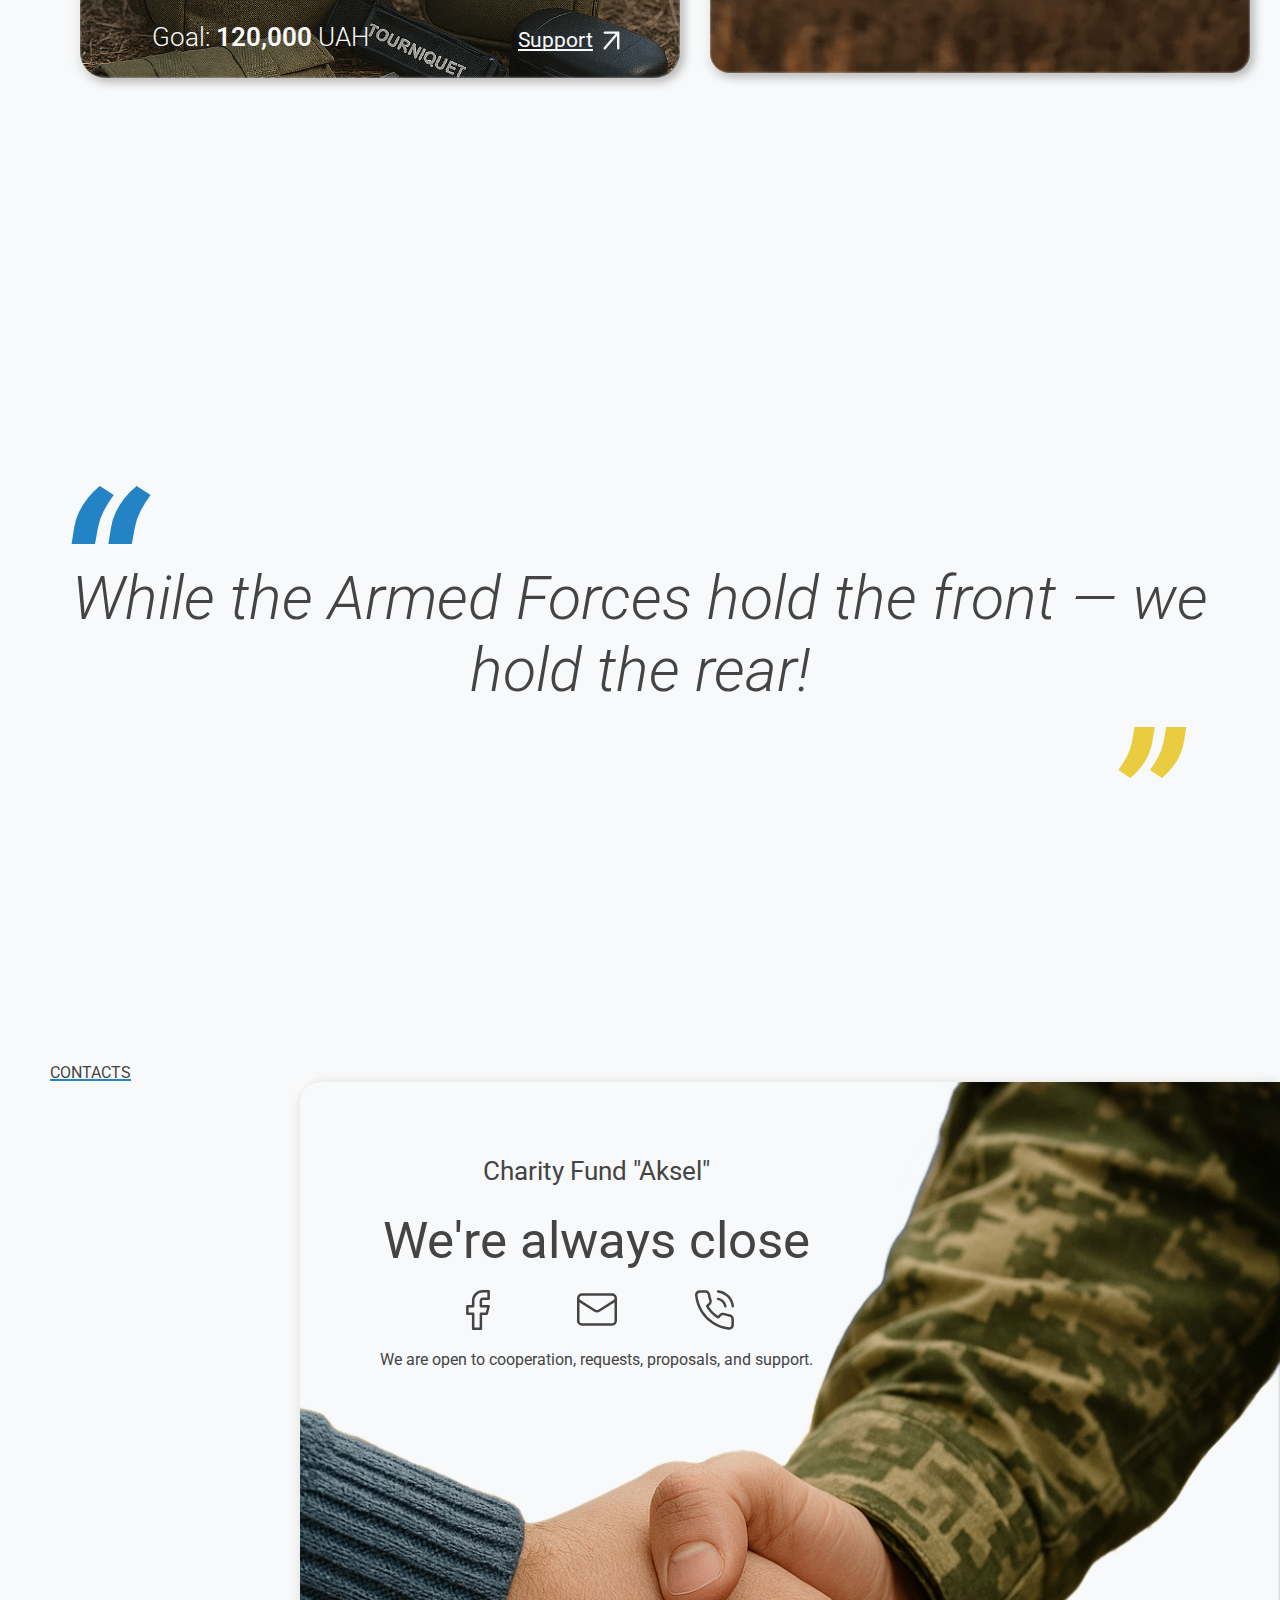
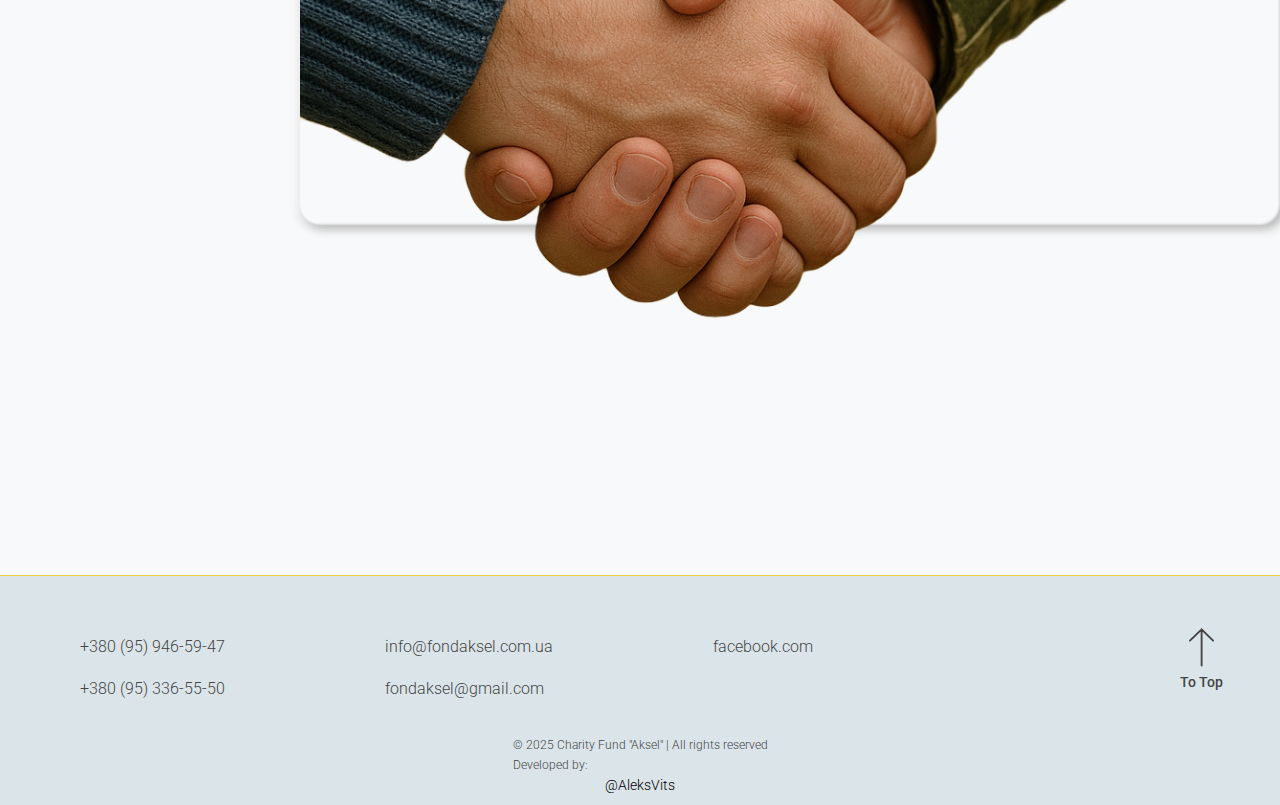
<file: index-en.html>
<!DOCTYPE html>
<html lang="en">
<head>
  <meta charset="UTF-8">
  <meta name="viewport" content="width=device-width, initial-scale=1.0">
  <link rel="stylesheet" href="globals.css">
  <link rel="stylesheet" href="styles.css">
  <link rel="stylesheet" href="adaptive.css">
  <title>Charity Fund "Aksel"</title>
</head>
<body>

  <header>
    <img class="logo1" id="header" src="Img/logoColor.png" alt="">
    <div class="nav">
      <ul class="nav-list">
        <li class="liNav"><a href="#about">About Us</a></li>
        <li class="liNav"><a href="#mission">Mission</a></li>
        <li class="liNav"><a href="#gallery">Gallery</a></li>
        <li class="liNav"><a href="#dopomoga">How to Help</a></li>
        <li class="liNav"><a href="#pay"><strong>DONATE</strong></a></li>
        <li class="liNav"><a href="#contacts">Contacts</a></li>
        <li class="liNav">
          <button class="lang-btn" onclick="window.location.href='index.html'">UA</button>
        </li>
        <div class="burger-btn" id="burgerBtn">
          <span></span>
          <span></span>
          <span></span>
        </div>
        
        <!-- Мобільне меню -->
        <div class="mobile-menu" id="mobileMenu">
          <button class="close-btn" id="closeMenu">&times;</button>
          <ul>
            <li><a href="#about">ABOUT US</a></li>
            <li><a href="#mission">MISSION</a></li>
            <li><a href="#gallery">GALLERY</a></li>
            <li><a href="#dopomoga">HOW TO HELP</a></li>
            <li><a href="#pay"><strong>DONATE</strong></a></li>
            <li><a href="#contacts">CONTACTS</a></li>
            <li>
              <button class="lang-btn" onclick="window.location.href='index.html'">UA</button>
            </li>
          </ul>        
        </div>
      </div>
      </ul>




    <div class="line"></div>
    
    <div class="LogoDiv">
      <div class="textLogo">
        <p class="sloganLogo">we're always close</p>
        <div class="h1">
          <p class="h1Logo">Charity Fund</p>
          <p class="h1Logo righrLogo">"Aksel"</p>
        </div>
        <div class="btn"><a href="#pay">Join</a></div>
      </div>
      <p class="apanotationTextLogo">Since 2012, we've been helping those in need. <br>Since 2022 — we've been supporting those who defend Ukraine.</p>
    </div>
    <div class="line"></div>
  </header>

  <main>
    <section class="about" id="about">
      <img class="logoAbout" src="Img/logoAbout.png">
      <p class="aboutProFond proFond">About "Aksel" Fund</p>
        <div class="blocks">
        <div class="blocksVertical">
          <div class="block1">
            <img class="iconsAbout werticalIcons" src="icons/1.svg">
            <p class="textAbout">Kherson Charity Fund "Aksel" has been operating since <strong class="f400">2012</strong>.</p>
          </div>
          <div class="block2">
            <img class="iconsAbout" src="icons/2.svg">
            <p class="textAbout">Our goal is to be a reliable support in the <strong class="f400">toughest</strong> times.</p>
          </div>
        </div>
        <div class="blocksHorizontal">
          <div class="block3">
            <img class="iconsAbout" src="icons/3.svg">
            <p class="textAbout">Since the <strong class="f400">beginning</strong> of the full-scale invasion, we have refocused on <strong class="f400">supporting</strong> Ukraine's defense and security forces, and helping civilians affected by the war.</p>
          </div>
          <div class="block4">
            <img class="iconsAbout" src="icons/4.svg">
            <p class="textAbout">We receive direct requests from units and help cover the most urgent needs. We also <strong class="f400">support</strong> local communities, displaced people, and those who need care the most.</p>
          </div> 
        </div>
      </div>
    </section>

    <section class="statistic">
      <div class="statistOll">
        <img class="krilo" src="icons/Krilo1.png">
        <p class="statisth3 on">We have <strong class="f500">already</strong> helped:</p>
        <div class="numbrs">
          <p class="statisth3 off">We have <strong class="f500">already</strong> helped:</p>

          <div class="number1">
            <p class="number">60+</p>
            <p class="textNumber">units received aid</p>
          </div>
          <div class="number2">
            <p class="number">1500+</p>
            <p class="textNumber">pieces of equipment delivered</p>
          </div>
          <div class="number3">
            <p class="number">20+</p>
            <p class="textNumber">thermal imagers & drones purchased</p>
          </div>
          <div class="number4">
            <p class="number">12</p>
            <p class="textNumber">humanitarian initiatives implemented</p>
          </div>
          <div class="number5">
            <p class="number">2000+</p>
            <p class="textNumber">IDPs received support</p>
          </div>
        </div>
        <img src="icons/Krilo2.png">
      </div>
    </section>

    <section class="mision" id="mission">
      <h2 class="aboutProFond nashaMisia">Our Mission</h2>
      <div class="blockMision1">
        <p class="text1Mision1">We <strong class="f400">help</strong> those who fight — and those who survive. <br><br> We <strong class="f400">respond</strong> to official military requests. <br><br> We <strong class="f400">provide</strong> essentials to units defending Kherson and other regions.</p>
        <img src="Img/photoMision1.jpg" alt="" class="img1Mision">
      </div>
      <div class="blockMision2">
        <p class="text1Mision2">We <strong class="f400">support</strong> people affected by hostilities. <br><br> We <strong class="f400">help</strong> communities, farmers, families, and displaced persons.</p>
        <img src="Img/photoMision2.jpg" alt="" class="img1Mision2">
      </div>
      <div class="gasloMision">
        <p class="gasloMision1">We <strong class="f500">believe</strong> in victory — </p>
        <p class="gasloMision2">and <strong class="f500">work</strong> for it every day!</p>
      </div>
    </section>

    <section class="gallery" id="gallery">
      <h2 class="aboutProFond galText">Gallery</h2>
      <div class="gallery-scroll">
        <img src="Img/galery/photo2.jpg" alt="">
        <img src="Img/galery/photo5.jpg" alt="">
        <img src="Img/galery/photo3.jpg" alt="">
        <img src="Img/galery/photo4.jpg" alt="">
        <img src="Img/galery/photo6.jpg" alt="">
        <img src="Img/galery/photo7.jpg" alt="">
        <img src="Img/galery/photo8.jpg" alt="">
        <img src="Img/galery/photo9.jpg" alt="">
        <img src="Img/galery/photo10.jpg" alt="">
        <img src="Img/galery/photo11.jpg" alt="">
        <img src="Img/galery/photo12.jpg" alt="">
        <img src="Img/galery/photo13.jpg" alt="">
        <img src="Img/galery/photo14.jpg" alt="">
        <img src="Img/galery/photo1.jpg" alt="">
      </div>
      <h2 class="galeryText">Moments of Our Work <svg width="53" height="35" viewBox="0 0 24 16" xmlns="http://www.w3.org/2000/svg" style="vertical-align: middle;">        <rect width="24" height="8" fill="#0057B7"/>
        <rect y="8" width="24" height="8" fill="#FFD700"/>
      </svg>
      </h2>
    </section>
    
    

    <section class="dopomoga" id="dopomoga">
      <h2 class="aboutProFond">How to Help</h2>
      <div class="dopomoga1">
        <p class="textdopomoga1">You can <strong class="yellow">become</strong> part of a common cause:</p>
        <div class="textsDopomoga4">
          <p class="textdopomoga2 icon-1">Make a charitable <strong class="yellow">donation</strong></p>
          <p class="textdopomoga2 icon-2"><strong class="yellow">Provide</strong> help in the form of equipment, gear or items</p>
          <p class="textdopomoga2 icon-3">Become a <strong class="yellow">volunteer</strong></p>
          <p class="textdopomoga2 icon-4"><strong class="yellow">Share</strong> information about the fund with friends, partners, companies</p>
        </div>
        <p class="textdopomoga1">Every <strong class="yellow">hryvnia</strong>, every <strong class="yellow">action</strong> — brings victory closer and saves lives.</p>
      </div>
    </section>
    
    <section class="black">
      <img class="logoBlack" src="Img/logoBlacs.png">
      <img src="Img/doluchis.png" class="textBlack">
      <div class="btnBlack">
        <a href="#pay" aria-label="Join">
          <svg width="40" height="40" viewBox="0 0 24 24" fill="none" xmlns="http://www.w3.org/2000/svg">
            <path d="M5 9L12 16L19 9" stroke="currentColor" stroke-width="3" stroke-linecap="round" stroke-linejoin="round"/>
          </svg>
        </a>
      </div>
    </section>
    
    <section class="Zbir" id="pay">
      <h2 class="aboutProFond BigText">Current Fundraisers</h2>
      <div class="blocksZbirVertical">
        <div class="blockZbir imgOne">
          <p class="textZbir">Tactical gear fundraiser for a military unit</p>
          <p class="priseZbir">Goal: <strong class="f600">250,000</strong> UAH</p>
          <a href="javascript:void(0)" class="zbir">Support</a>
        </div>
        <div class="blockZbir imgTwo">
          <p class="textZbir">Fundraiser for portable generators and power banks</p>
          <p class="priseZbir">Goal: <strong class="f600">180,000</strong> UAH</p>
          <a href="javascript:void(0)" class="zbir">Support</a>
        </div>
        <div class="blockZbir imgThree">
          <p class="textZbir">Fundraiser for first aid kits and medical supplies</p>
          <p class="priseZbir">Goal: <strong class="f600">120,000</strong> UAH</p>
          <a href="javascript:void(0)" class="zbir">Support</a>
        </div>
      </div>
      <div class="blockZbir1">
        <h4>Urgent Fundraiser</h4>
        <p class="textZbir1">We need: <br>
          seeds (sunflower, corn),<br>
          mineral fertilizers,<br>
          equipment repair (tractors, seeders)</p>
        <p class="textZbir2">You can help: <br>
          financially — via bank or card<br>
          or by providing resources (seeds, machinery, fuel)</p>
        <p class="priseZbir1">Goal: <strong class="fs600">500,000</strong> UAH</p>
        <div class="btnZbir1">Join the effort</div>
        <p class="aboutZbir">We publish a report on every expense — on Facebook</p>
      </div>
    </section>
    
    <section class="zaklik">
      <div class="kavichki">
        <p class="paragrapg1">“</p>
        <p class="textZaklik">While the Armed Forces hold the front — we hold the rear!</p>
        <p class="paragrapg2">”</p>
      </div>
    </section>
    
    <section class="contacts" id="contacts">
      <h2 class="aboutProFond contactName">Contacts</h2>
      <div class="contactsCatd">
        <img class="imgHand" src="Img/handContact.png" alt="">
        <div class="textsContact">
          <p class="nameCard">Charity Fund "Aksel"</p>
          <p class="gasloCard">We're always close</p>
          <div class="links">
            <a href="https://facebook.com/fondaksel" class="link linkF" target="_blank" rel="noopener noreferrer"></a>
            <a href="mailto:fondaksel@gmail.com" class="link linkM"></a>
            <a href="tel:+380959465947" class="link linkP"></a>
          </div>
          <p class="aboutCards">We are open to cooperation, requests, proposals, and support.</p>
        </div>
      </div>
    </section>
    </main>
    
    <footer>
      <div class="line"></div>
      <div class="linksFooter">
        <div class="linkTel">
          <a class="linkFooter" href="tel:+380959465947">+380 (95) 946-59-47</a>
          <a class="linkFooter" href="tel:+380953365550">+380 (95) 336-55-50</a>
        </div>
        <div class="linkMail">
          <a class="linkFooter" href="mailto:info@fondaksel.com.ua">info@fondaksel.com.ua</a>
          <a class="linkFooter" href="mailto:fondaksel@gmail.com">fondaksel@gmail.com</a>
        </div>
        <div class="linkFacebook">
          <a class="linkFooter" href="https://facebook.com/fondaksel" target="_blank">facebook.com</a>
        </div>
      </div>
      <div class="btnArrow"><a href="#header"><img class="imgArrowUp" src="icons/arrowUp.svg" alt=""></a> To Top</div>
      <div class="textFooter">© 2025 Charity Fund "Aksel" | All rights reserved <br> Developed by: <a class="AleksVits" href="https://t.me/ALEKSVITS" target="_blank" rel="noopener noreferrer">@AleksVits</a></div>
    </footer>


    <div class="modal" id="donationModal">
      <div class="modal-content">
        <button class="close-modal">&times;</button>
    
        <div class="modal-box">
          <div class="tabs">
            <button class="tab-btn active" data-tab="card">Card</button>
            <button class="tab-btn" data-tab="bank">Bank Details</button>
          </div>
    
          <div class="tab-content active" id="card">
            <div class="modal-left">
              <h3>Support this fundraiser <img class="logoPay" src="Img/logoPayBlackSmall.png" alt=""></h3>
              <div class="input-row">
                <input type="number" placeholder="Enter amount" />
                <span>UAH</span>
              </div>
              <div class="quick-buttons">
                <button data-amount="200">+200 UAH</button>
                <button data-amount="500">+500 UAH</button>
                <button data-amount="1000">+1000 UAH</button>
              </div>
              <button class="support-btn">
                Support
                <span class="arrow">→</span>
              </button>
              <img class="logoPayPhon" src="Img/logoPay.png" alt="">
            </div>
          </div>
    
          <div class="tab-content" id="bank">
            <div class="modal-right">
              <img class="logoPayPhon" src="Img/logoPayBlackSmall.png" alt="">
              <h3>Bank Details</h3>
              <p class="sub">Bank transfer within Ukraine</p>
              <p><strong>Charity Fund "Aksel"</strong></p>
              <p>EDRPOU: 38188675</p>
              <p>IBAN: UA723264610000026006300152419</p>
              <p>Bank code: 326461 JSC "Oschadbank"</p>
              <div class="iban-copy">
                <input readonly value="UA723264610000026006300152419" />
                <button title="Copy">📋</button>
              </div>
              <img class="qr" src="Img/QrCode.jpg" alt="QR code">
              <p class="purpose">
                <strong>Payment purpose:</strong> Charitable non-refundable contribution for the institutional capacity of the fund
              </p>
            </div>
          </div>
        </div>
      </div>
    </div>  

  <script src="script.js"></script>

</body>
</html>
</file>
<file: globals.css>
*,
*::after,
*::before {
  box-sizing: border-box;
}

body {
  margin: 0;
}

h1,
h2,
h3,
h4,
h5,
h6,
p,
ul,
ol,
li {
  margin: 0;
  padding: 0;
}

a {
  color: inherit;
  text-decoration: none;
}

button,
input {
  color: currentColor;
  font-family: inherit;
  font-size: inherit;
}

ul,
ol {
  list-style: none;
}

.visually-hidden {
  position: absolute;
  inline-size: 1px;
  block-size: 1px;
  overflow: hidden;
  clip: rect(0 0 0 0);
  clip-path: inset(50%);
  white-space: nowrap;
}
</file>
<file: styles.css>
@charset "UTF-8";
@import url("https://fonts.googleapis.com/css2?family=Roboto:ital,wght@0,100..900;1,100..900&display=swap");
html {
  scroll-behavior: smooth;
}

body {
  position: relative;
  max-width: 1440px;
  background-color: #F8F9FA;
  margin: 0 auto;
  font-family: "Roboto", sans-serif;
  color: #444;
}

header .logo1 {
  width: 136.789px;
  height: 113px;
  flex-shrink: 0;
  aspect-ratio: 136.79/113;
  position: absolute;
  top: 13px;
  left: 11px;
  z-index: 10;
}
header .nav {
  width: 579px;
  height: 50px;
  flex-shrink: 0;
  border-radius: 10px;
  background: linear-gradient(93deg, #DDECF7 47.74%, #E9CC3F 205.21%);
  margin: 11px 48px 11px auto;
}
header .nav .nav-list {
  display: flex;
  justify-content: space-between;
  align-items: center;
  height: 100%;
  padding: 0 20px;
}
header .nav li {
  position: relative;
  padding: 4px 8px;
  cursor: pointer;
}
header .nav li::after {
  content: "";
  position: absolute;
  bottom: 0;
  left: 0;
  width: 0;
  height: 2px;
  background-color: #444;
  transition: width 0.3s ease;
}
header .nav li:hover::after {
  width: 100%;
}

.h1Logo {
  font-size: clamp(39px, 8vw, 80px);
  line-height: 140%;
}

.line {
  width: 100%;
  height: 1px;
  background-color: #E9CC3F;
}

.LogoDiv {
  position: relative;
  height: 704px;
  background-image: url("Img/fonsLogo.jpg");
  background-size: cover; /* подгонка изображения */
  background-position: center; /* центрирование */
  background-repeat: no-repeat; /* отключить повтор */
}
.LogoDiv .textLogo {
  color: #F8F9FA;
  padding: 150px 5%;
  width: auto;
}
.LogoDiv .textLogo .sloganLogo {
  font-size: clamp(44px, 8vw, 12px);
  font-style: italic;
  font-weight: 200;
  line-height: 72px;
  text-shadow: 0 2px 4px rgba(0, 0, 0, 0.945);
}
.LogoDiv .textLogo .h1 {
  font-size: 80px;
  font-weight: 600;
  line-height: 93px; /* 115.904% */
  text-shadow: 0 2px 4px rgba(0, 0, 0, 0.945);
  width: auto;
}
.LogoDiv .textLogo .btn {
  display: flex;
  width: 275px;
  padding: 18px 18px;
  justify-content: center;
  align-items: center;
  margin: 0 auto;
  background-color: #2483C4;
  border-radius: 22px;
  font-size: 22px;
  margin-top: 68px;
  margin-bottom: 50px;
  transition: transform 0.5s ease;
  text-transform: uppercase;
  letter-spacing: 4.5px;
}
.LogoDiv .textLogo .btn:hover {
  transform: scale(1.1); /* увеличивает на 10% */
  transition: transform 0.3s ease;
}
.LogoDiv .apanotationTextLogo {
  color: #F8F9FA;
  position: absolute;
  bottom: 5%;
  right: 5%;
  font-size: clamp(12px, 12px + 0.3125vw, 16px);
  font-style: italic;
  font-weight: 400;
  line-height: 172%; /* 27.52px */
  text-align: right;
  text-shadow: 0 2px 4px rgba(0, 0, 0, 0.945);
}

main {
  position: relative;
}

.about {
  margin-top: 170px;
}

.logoAbout {
  position: absolute;
  top: -135px;
  right: 0px;
  z-index: -1;
  width: auto;
}

.aboutProFond {
  font-size: 16px;
  font-weight: 400;
  line-height: 18px;
  text-transform: uppercase;
  margin-left: 50px;
  text-decoration: underline;
  text-decoration-color: #2483C4;
  text-decoration-thickness: 2px;
  z-index: 1;
}

.blocks {
  width: 952px;
  height: 432px;
  margin-top: 19px;
  margin-left: 409px;
  display: flex;
}

.blocksVertical {
  display: flex;
  flex-direction: column;
  justify-content: center;
  align-items: center;
}

.block1 {
  width: 296px;
  height: 200px;
  padding: 16px 32px;
  flex-shrink: 0;
  border-radius: 0px 20px 20px 20px;
  background: white;
  /* Супер тень */
  box-shadow: 1px 1px 2px 0px rgba(255, 255, 255, 0.3) inset, -1px -1px 2px 0px rgba(178, 178, 178, 0.5) inset, -4px 4px 8px 0px rgba(178, 178, 178, 0.2), 4px -4px 8px 0px rgba(178, 178, 178, 0.2), -4px -4px 8px 0px rgba(255, 255, 255, 0.9), 4px 4px 10px 0px rgba(178, 178, 178, 0.9);
}

.iconsAbout {
  margin-top: 22px;
  width: 40px;
}

.werticalIcons {
  width: 31px;
}

.textAbout {
  align-self: stretch;
  font-size: 20px;
  font-weight: 300;
  line-height: 113.558%;
  margin-top: 15px;
}

.f400 {
  font-weight: 400;
}

.block2 {
  margin-top: 30px;
  width: 296px;
  height: 200px;
  padding: 16px 32px;
  gap: 10px;
  flex-shrink: 0;
  border-radius: 20px;
  background: white;
  /* Супер тень */
  box-shadow: 1px 1px 2px 0px rgba(255, 255, 255, 0.3) inset, -1px -1px 2px 0px rgba(178, 178, 178, 0.5) inset, -4px 4px 8px 0px rgba(178, 178, 178, 0.2), 4px -4px 8px 0px rgba(178, 178, 178, 0.2), -4px -4px 8px 0px rgba(255, 255, 255, 0.9), 4px 4px 10px 0px rgba(178, 178, 178, 0.9);
}

.blocksHorizontal {
  display: flex;
  justify-content: center;
  align-items: center;
}

.block3 {
  width: 297px;
  height: 385px;
  padding: 16px 32px;
  flex-shrink: 0;
  border-radius: 20px;
  background: white;
  margin-left: 30px;
  /* Супер тень */
  box-shadow: 1px 1px 2px 0px rgba(255, 255, 255, 0.3) inset, -1px -1px 2px 0px rgba(178, 178, 178, 0.5) inset, -4px 4px 8px 0px rgba(178, 178, 178, 0.2), 4px -4px 8px 0px rgba(178, 178, 178, 0.2), -4px -4px 8px 0px rgba(255, 255, 255, 0.9), 4px 4px 10px 0px rgba(178, 178, 178, 0.9);
}

.block4 {
  width: 297px;
  height: 385px;
  padding: 16px 32px;
  flex-direction: column;
  justify-content: center;
  align-items: center;
  gap: 10px;
  flex-shrink: 0;
  border-radius: 20px;
  background: white;
  margin-left: 30px;
  /* Супер тень */
  box-shadow: 1px 1px 2px 0px rgba(255, 255, 255, 0.3) inset, -1px -1px 2px 0px rgba(178, 178, 178, 0.5) inset, -4px 4px 8px 0px rgba(178, 178, 178, 0.2), 4px -4px 8px 0px rgba(178, 178, 178, 0.2), -4px -4px 8px 0px rgba(255, 255, 255, 0.9), 4px 4px 10px 0px rgba(178, 178, 178, 0.9);
}

.statistic {
  width: 100%;
  padding: 20px 0;
  margin-top: 248px;
  background-color: #2483C4;
  color: #F8F9FA;
}

.statistOll {
  display: flex;
  align-items: center;
  justify-content: space-between;
}

.krilo {
  margin-top: 20px;
}

.off {
  display: none;
}

.statisth3 {
  margin-right: 30px;
  font-size: 33px;
  font-weight: 300;
}

.f500 {
  font-weight: 500;
}

.numbrs {
  display: flex;
  justify-content: center;
  align-items: center;
  text-align: center;
  width: 50%;
  gap: 5%;
  position: relative;
}

.number1 {
  flex-direction: column;
  justify-content: center;
}

.number {
  font-size: 40px;
  font-weight: 400;
  text-align: center;
}

.textNumber {
  font-size: 14px;
  font-weight: 400;
  line-height: 20px;
  text-align: center;
}

.mision {
  margin-top: 165px;
  display: flex;
  justify-content: space-between;
  width: 100%;
  position: relative;
}

.blockMision1 {
  width: 510px;
  height: 277px;
  display: flex;
  gap: 30px;
}

.text1Mision1 {
  width: 296px;
  font-size: 16px;
  font-weight: 300;
}

.f400 {
  font-weight: 400;
}

.img1Mision {
  height: 100%;
}

.blockMision2 {
  margin-left: 30px;
  display: flex;
}

.text1Mision2 {
  width: 184px;
  margin-right: 30px;
  margin-top: 120px;
  font-size: 16px;
  font-weight: 300;
}

.img1Mision2 {
  width: 376px;
}

.gasloMision {
  position: absolute;
  top: 352px;
  left: 302px;
}

.gasloMision1 {
  font-size: 35px;
  font-weight: 300;
  margin-left: 330px;
}

.f500 {
  font-weight: 500;
}

.gasloMision2 {
  font-size: 35px;
  font-weight: 300;
}

.gallery {
  margin-top: 165px;
  padding: 60px 20px;
}
.gallery h2 {
  margin-bottom: 30px;
}
.gallery .galeryText {
  margin-top: 30px;
  text-align: center;
  font-size: 35px;
  font-weight: 300;
}
.gallery .galText {
  margin-left: 0;
}
.gallery .gallery-scroll {
  display: flex;
  overflow-x: auto;
  overflow-y: hidden;
  max-height: 100%;
  gap: 16px;
  padding-bottom: 14px;
  scroll-behavior: smooth;
  scrollbar-color: rgba(0, 0, 0, 0.15) transparent;
  scrollbar-width: thin;
}
.gallery .gallery-scroll .gallery-scroll img {
  opacity: 0;
  transform: scale(0.95);
  transition: opacity 0.8s ease-out, transform 0.8s ease-out;
  will-change: opacity, transform;
}
.gallery .gallery-scroll .gallery-scroll img.visible {
  opacity: 1;
  transform: scale(1);
}
.gallery .gallery-scroll::-webkit-scrollbar {
  height: 6px;
}
.gallery .gallery-scroll::-webkit-scrollbar-track {
  background: transparent;
}
.gallery .gallery-scroll::-webkit-scrollbar-thumb {
  background-color: rgba(0, 0, 0, 0.15);
  border-radius: 3px;
  -webkit-transition: background-color 0.3s ease;
  transition: background-color 0.3s ease;
}
.gallery .gallery-scroll::-webkit-scrollbar-thumb:hover {
  background-color: rgba(0, 0, 0, 0.25);
}
.gallery .gallery-scroll img {
  height: 480px;
  border-radius: 16px;
  flex-shrink: 0;
  -o-object-fit: cover;
     object-fit: cover;
  opacity: 0;
  transform: translateY(20px);
  transition: opacity 1s ease, transform 1s ease;
}
.gallery .gallery-scroll img.visible {
  opacity: 1;
  transform: translateY(0);
}

.dopomoga {
  display: flex;
  justify-content: space-between;
  margin-top: 187px;
}

.yellow {
  color: #E9CC3F;
}

.dopomoga1 {
  background-image: url("Img/dopomogaImg.jpg");
  background-size: cover; /* подгонка изображения */
  background-position: center; /* центрирование */
  background-repeat: no-repeat; /* отключить повтор */
  width: 1142px;
  height: 661px;
  color: #F8F9FA;
}

.textdopomoga1 {
  margin-top: 80px;
  margin-left: 37px;
  font-size: 22px;
  font-style: italic;
  font-weight: 500;
}

.textsDopomoga4 {
  margin: 80px 0 80px 37px;
}

.textdopomoga2 {
  font-size: 18px;
  font-weight: 400;
  line-height: 76px;
}
.textdopomoga2::before {
  content: "";
  display: inline-block;
  width: 35px;
  height: 35px;
  background-size: contain;
  background-repeat: no-repeat;
  margin-right: 25px;
  vertical-align: middle;
}

.icon-1::before {
  background-image: url("icons/dopomoga1.svg");
}

.icon-2::before {
  background-image: url("icons/dopomoga2.svg");
}

.icon-3::before {
  background-image: url("icons/dopomoga3.svg");
}

.icon-4::before {
  background-image: url("icons/dopomoga4.svg");
}

.black {
  margin-top: 200px;
  width: 100%;
  height: 1000px;
  background-color: black;
  overflow: hidden;
}

.logoBlack {
  display: block;
  margin: 60px auto 0 auto;
  max-width: 100%;
  height: auto;
}

.textBlack {
  margin: 213px auto;
  display: flex;
}

.btnBlack {
  margin: auto;
  display: flex;
  justify-content: center;
  align-items: center;
  width: 296px;
  padding: 16px 14px;
  border-radius: 20px;
  border: 1px solid #F8F9FA;
  background: #000;
  color: #F8F9FA;
  transition: 0.3s ease;
  text-transform: uppercase;
  letter-spacing: 4.5px;
}
.btnBlack:hover {
  background: white;
  color: black;
  transition: 0.3s ease;
}

.btnBlack a svg {
  width: 32px;
  height: 32px;
  color: #fff; /* або чорний, або #FFD700 для акценту */
  transition: transform 0.3s ease;
}

.btnBlack a:hover svg {
  transform: translateY(5px);
}

.Zbir {
  display: flex;
  gap: 76px;
  position: relative;
  margin-top: 150px;
  margin-right: 30px;
}

.BigText {
  font-size: 72px;
  font-weight: 200;
  text-transform: uppercase;
  position: absolute;
  top: 50px;
  margin-left: 80px;
}

.blocksZbirVertical {
  color: #F8F9FA;
  display: flex;
  flex-direction: column;
  justify-content: center;
  margin-top: 70px;
  margin-left: 80px;
  position: relative;
  height: 1100px;
}

.blockZbir {
  margin-top: 30px;
  position: relative;
  width: 625px;
  height: 250px;
  background-size: cover; /* подгонка изображения */
  background-position: center; /* центрирование */
  background-repeat: no-repeat; /* отключить повтор */
  border-radius: 26px;
  /* Супер тень */
  box-shadow: 1px 1px 2px 0px rgba(255, 255, 255, 0.3) inset, -1px -1px 2px 0px rgba(178, 178, 178, 0.5) inset, -4px 4px 8px 0px rgba(178, 178, 178, 0.2), 4px -4px 8px 0px rgba(178, 178, 178, 0.2), -4px -4px 8px 0px rgba(255, 255, 255, 0.9), 4px 4px 10px 0px rgba(178, 178, 178, 0.9);
  transition: 0.7s ease;
  transform-origin: bottom center;
}

.blockZbir:hover {
  height: 400px;
  transition: 0.7s ease;
}

.imgOne {
  background-image: url("Img/zbirM1.png");
}

.imgTwo {
  background-image: url("Img/zbirM2.png");
  margin-top: 36px;
}

.imgThree {
  background-image: url("Img/zbirM3.png");
  margin-top: 36px;
}

.textZbir {
  display: flex;
  justify-content: center;
  align-items: center;
  margin: 50px auto;
  font-size: 30px;
  font-weight: 400;
  width: 493px;
  position: absolute;
  top: 30%;
  left: 50%;
  transform: translate(-50%, -50%);
  text-align: center;
}

.priseZbir {
  position: absolute;
  top: 90%;
  left: 30%;
  transform: translate(-50%, 20%);
  text-align: center;
  font-size: 26px;
  font-weight: 300;
  width: 293px;
  margin: -37px auto;
}

.f600 {
  font-weight: 600;
}

.zbir {
  position: absolute;
  bottom: 26px;
  right: 60px;
  text-align: center;
  font-size: 21px;
  font-weight: 400;
  line-height: 21.792px; /* 103.772% */
  text-decoration-line: underline;
  text-decoration-style: solid;
  -webkit-text-decoration-skip-ink: none;
          text-decoration-skip-ink: none;
  text-decoration-thickness: auto;
  text-underline-offset: auto;
}
.zbir::after {
  content: "";
  display: inline-block;
  width: 17px;
  height: 20px;
  background-size: contain;
  background-repeat: no-repeat;
  margin-left: 10px;
  vertical-align: middle;
  background-image: url("icons/arrow.svg");
  transition: 0.3s ease;
}
.zbir:hover {
  transition: 0.3s ease;
  color: #E9CC3F;
}

.blockZbir1 {
  color: #F8F9FA;
  background-image: url("Img/zbirImg.png");
  background-size: cover; /* подгонка изображения */
  background-position: center; /* центрирование */
  background-repeat: no-repeat; /* отключить повтор */
  width: 578px;
  height: 867px;
  margin-top: 174px;
  border-radius: 20px;
  /* Супер тень */
  box-shadow: 1px 1px 2px 0px rgba(255, 255, 255, 0.3) inset, -1px -1px 2px 0px rgba(178, 178, 178, 0.5) inset, -4px 4px 8px 0px rgba(178, 178, 178, 0.2), 4px -4px 8px 0px rgba(178, 178, 178, 0.2), -4px -4px 8px 0px rgba(255, 255, 255, 0.9), 4px 4px 10px 0px rgba(178, 178, 178, 0.9);
}

h4 {
  font-size: 47.001px;
  font-weight: 500;
  display: flex;
  justify-content: center;
  margin-top: 90px;
}

.textZbir1 {
  font-size: 18px;
  font-weight: 400;
  margin-left: 111px;
  width: 375px;
  margin-top: 77px;
}

.textZbir2 {
  font-size: 18px;
  font-weight: 400;
  margin-left: 111px;
  width: 375px;
  margin-top: 23px;
}

.priseZbir1 {
  font-size: 27px;
  font-weight: 600;
  line-height: 46px;
  margin-left: 111px;
  margin-top: 56px;
}

.fs600 {
  font-size: 38px;
}

.btnZbir1 {
  margin: 53px auto;
  background-color: #F8F9FA;
  color: black;
  width: 60%;
  height: 77px;
  padding: 14px;
  justify-content: center;
  align-items: center;
  border-radius: 20px;
  font-size: 20px;
  font-weight: 500;
  line-height: 16px; /* 75% */
  display: flex;
  text-align: center;
  transition: transform 0.3s ease;
}

.btnZbir1:hover {
  transform: scale(1.1); /* увеличивает на 10% */
  transition: transform 0.3s ease;
}

.aboutZbir {
  font-size: 12px;
  font-weight: 400;
  width: 229px;
  display: flex;
  margin: 31px auto;
  text-align: center;
}

.zaklik {
  margin-top: 360px;
  position: relative;
}

.kavichki {
  position: relative;
  height: 100%;
}

.paragrapg1 {
  font-size: 238px;
  font-style: italic;
  font-weight: 500;
  color: #2483C4;
  position: absolute;
  top: -80%;
  left: 50px;
  animation: pulseScale 7s ease-in-out infinite;
  display: inline-block;
  transform-origin: center;
}

@keyframes pulseScale {
  0%, 100% {
    transform: scale(1);
  }
  50% {
    transform: scale(2);
  }
}
.textZaklik {
  font-size: 61px;
  font-style: italic;
  font-weight: 300;
  width: 90%;
  text-align: center;
  display: flex;
  justify-content: center;
  margin: 0 auto;
}

.paragrapg2 {
  font-size: 204px;
  font-style: italic;
  font-weight: 500;
  color: #E9CC3F;
  position: absolute;
  top: 90%;
  right: 100px;
}

.contacts {
  margin-top: 358px;
}

.contactsCatd {
  position: relative;
  width: auto;
  height: 743px;
  /* Супер тень */
  box-shadow: 1px 1px 2px 0px rgba(255, 255, 255, 0.3) inset, -1px -1px 2px 0px rgba(178, 178, 178, 0.5) inset, -4px 4px 8px 0px rgba(178, 178, 178, 0.2), 4px -4px 8px 0px rgba(178, 178, 178, 0.2), -4px -4px 8px 0px rgba(255, 255, 255, 0.9), 4px 4px 10px 0px rgba(178, 178, 178, 0.9);
  border-radius: 20px;
  margin-left: 300px;
  z-index: -1;
}

.imgHand {
  position: absolute;
  background-size: cover; /* подгонка изображения */
  background-position: center; /* центрирование */
  background-repeat: no-repeat; /* отключить повтор */
  width: 100%;
  z-index: -1;
}

.textsContact {
  width: 433px;
  margin-left: 80px;
  padding-top: 70px;
  text-align: center;
}
.textsContact .nameCard {
  font-size: 26px;
  font-weight: 400;
  line-height: 150%;
  margin-bottom: 20px;
}
.textsContact .gasloCard {
  text-align: center;
  font-size: 51px;
  font-weight: 400;
  margin-bottom: 20px;
}
.textsContact .links {
  margin-bottom: 20px;
  display: flex;
  justify-content: space-evenly;
  align-items: center;
}
.textsContact .visually-hidden {
  position: absolute;
  width: 1px;
  height: 1px;
  margin: -1px;
  overflow: hidden;
  clip: rect(0 0 0 0);
  white-space: nowrap;
}

.link {
  width: 40px;
  height: 40px;
  display: inline-block;
  background-size: contain;
  background-repeat: no-repeat;
  background-position: center;
  transition: background-image 0.3s ease;
  position: relative;
  z-index: 10;
}

.linkF {
  background-image: url("icons/facebook.svg");
}

.linkF:hover {
  background-image: url("icons/facebookColor.svg");
}

.linkM {
  background-image: url("icons/mail.svg");
}
.linkM:hover {
  background-image: url("icons/mailColor.svg");
}

.linkP {
  background-image: url("icons/phone.svg");
}
.linkP:hover {
  background-image: url("icons/phoneColor.svg");
}

footer {
  margin-top: 350px;
  background-color: rgba(206, 219, 225, 0.7);
  height: auto;
  position: relative;
}

.linksFooter {
  display: flex;
  gap: 160px;
}

.linkTel {
  margin-left: 80px;
  margin-top: 60px;
  font-size: 16px;
  font-weight: 300;
  line-height: 22px;
  display: flex;
  flex-direction: column;
  gap: 20px;
}

.linkMail {
  margin-top: 60px;
  font-size: 16px;
  font-weight: 300;
  line-height: 22px;
  display: flex;
  flex-direction: column;
  gap: 20px;
}

.linkFacebook {
  margin-top: 60px;
  font-size: 16px;
  font-weight: 300;
  line-height: 22px;
}

.linkFooter:hover {
  font-weight: 400;
}

.btnArrow {
  font-size: 14px;
  font-weight: 500;
  line-height: 20px; /* 142.857% */
  width: 92px;
  height: 91px;
  display: flex;
  flex-direction: column;
  justify-content: center;
  align-items: center;
  position: absolute;
  top: 40px;
  right: 33px;
  transition: 0.3s ease;
  border-radius: 50%;
  transition: 0.7s ease;
}
.btnArrow .imgArrowUp {
  width: 25px;
  height: 39px;
}

.btnArrow:hover {
  background-color: #E9CC3F;
  transition: 0.7s ease;
}

.textFooter {
  font-size: 12px;
  font-weight: 300;
  line-height: 20px;
  -webkit-text-decoration-skip-ink: none;
          text-decoration-skip-ink: none;
  text-decoration-thickness: auto;
  text-underline-offset: auto;
  display: flex;
  flex-direction: column;
  justify-content: center;
  align-items: center;
  margin: 35px auto 0 auto;
  padding-bottom: 10px;
}

.AleksVits {
  font-size: 14px;
  color: #000;
}

.modal {
  position: fixed;
  inset: 0;
  background: rgba(0, 0, 0, 0.836);
  display: none;
  justify-content: center;
  align-items: center;
  z-index: 9999;
}
.modal.show {
  display: flex;
}

.modal-content {
  background: black;
  border-radius: 16px;
  width: 90%;
  max-width: 1200px;
  position: relative;
  padding: 40px;
  animation: fadeIn 0.6s cubic-bezier(0.25, 0.8, 0.25, 1);
}

.close-modal {
  position: absolute;
  top: 0;
  right: 20px;
  background: none;
  border: none;
  font-size: 70px;
  cursor: pointer;
  color: #444;
}
.close-modal:hover {
  color: #8b8b8b;
}

.modal-box {
  display: flex;
  flex-direction: row;
  gap: 30px;
  justify-content: space-between;
}

.modal-left, .modal-right {
  flex: 1;
  padding: 30px;
  border-radius: 16px;
  width: 300px;
  margin-top: 50px;
  margin-bottom: 50px;
  z-index: 10;
}

.modal-left {
  background: #333;
  color: white;
  display: flex;
  flex-direction: column;
}
.modal-left h3 {
  margin-bottom: 50px;
  margin-top: 67px;
  font-size: 32px;
  font-weight: 300;
}
.modal-left .input-row {
  display: flex;
  align-items: center;
  gap: 10px;
}
.modal-left .input-row input {
  flex: 1;
  padding: 15px 15px;
  border-radius: 15px;
  border: none;
  font-size: 22px;
  color: #444;
}
.modal-left .input-row span {
  font-size: 22px;
}
.modal-left .quick-buttons {
  margin: 20px 0;
  display: flex;
  gap: 15px;
}
.modal-left .quick-buttons button {
  background: #555;
  color: white;
  border: none;
  padding: 10px 20px;
  border-radius: 50px;
  cursor: pointer;
  font-size: 18px;
  transition: 0.2s;
}
.modal-left .quick-buttons button:hover {
  background: #777;
}
.modal-left .support-btn {
  margin-top: 70px;
  background: white;
  color: black;
  font-size: 22px;
  padding: 12px;
  border-radius: 15px;
  border: none;
  cursor: pointer;
  transition: 0.3s;
  display: flex;
  align-items: center;
  justify-content: center;
  gap: 10px;
  text-transform: uppercase;
  border: 3px solid white;
}
.modal-left .support-btn:hover {
  border: 3px solid black;
}
.modal-left .support-btn .arrow {
  font-size: 24px;
  margin-left: 10px;
}
.modal-left .logoPayPhon {
  position: absolute;
  bottom: 90px;
  left: 40px;
  z-index: -1;
}

.modal-right {
  background: #F8F9FA;
  color: #444;
  position: relative;
}
.modal-right .logoPayPhon {
  position: absolute;
  top: 22px;
  right: 22px;
}
.modal-right h3 {
  font-size: 24px;
  margin-bottom: 5px;
  margin-top: 67px;
  font-size: 32px;
  font-weight: 300;
}
.modal-right .sub {
  margin-bottom: 20px;
  font-size: 18px;
  font-weight: 200;
}
.modal-right p {
  font-size: 18px;
  font-weight: 300;
  line-height: 31.668px; /* 181.25% */
}
.modal-right .iban-copy {
  display: flex;
  margin: 20px 0;
}
.modal-right .iban-copy input {
  flex: 1;
  padding: 18px 12px;
  font-size: 18px;
  font-weight: 300;
  border: 1px solid #ccc;
  border-radius: 20px 0 0 20px;
}
.modal-right .iban-copy button {
  padding: 8px 12px;
  border: 1px solid #ccc;
  border-left: none;
  border-radius: 0 10px 10px 0;
  background: #eee;
  cursor: pointer;
}
.modal-right .iban-copy button:hover {
  background: #ddd;
}
.modal-right .purpose {
  margin-bottom: 20px;
  font-size: 16px;
  font-weight: 300;
}
.modal-right .qr {
  width: 160px;
  height: auto;
  margin: 30px auto;
  display: flex;
}

@keyframes fadeIn {
  0% {
    transform: translateY(50px) scale(0.98);
    opacity: 0;
  }
  100% {
    transform: translateY(0) scale(1);
    opacity: 1;
  }
}
.burger-btn {
  display: none;
  width: 30px;
  height: 25px;
  flex-direction: column;
  justify-content: space-between;
  cursor: pointer;
}
.burger-btn span {
  height: 3px;
  background: #333;
  border-radius: 2px;
}

.mobile-menu {
  position: fixed;
  top: 0;
  right: -100%;
  width: 50%;
  height: auto;
  background: linear-gradient(to bottom right, #e0f0ff, #e0f5d8);
  transition: right 0.3s ease;
  padding: 60px 20px;
  z-index: 998;
  border-radius: 0 0 0 20px;
}
.mobile-menu ul {
  list-style: none;
  padding: 0;
}
.mobile-menu ul li {
  margin: 20px 0;
}
.mobile-menu ul li a {
  font-size: 18px;
  color: #000;
  text-decoration: none;
  border-bottom: 1px solid #000;
  font-weight: 300;
}
.mobile-menu.open {
  right: 0;
}
.mobile-menu .close-btn {
  position: absolute;
  top: 0px;
  right: 60px;
  background: none;
  border: none;
  font-size: 52px;
  cursor: pointer;
}/*# sourceMappingURL=styles.css.map */
</file>
<file: adaptive.css>
@charset "UTF-8";
@media (max-width: 1425px) {
  .mision {
    display: flex;
    justify-content: center;
    flex-direction: column;
  }
  .blockMision1 {
    width: 60%;
    height: auto;
    display: flex;
    justify-content: center;
    align-items: center;
    margin: 0 auto;
  }
  .text1Mision1 {
    width: 700px;
    font-size: 22px;
  }
  .img1Mision {
    width: 100%;
    height: 100%;
  }
  .blockMision2 {
    width: 60%;
    height: auto;
    display: flex;
    flex-direction: row-reverse;
    justify-content: center;
    align-items: center;
    margin: 50px auto;
  }
  .text1Mision2 {
    width: 700px;
    font-size: 22px;
    margin-right: 30px;
    margin-top: 0px;
    margin-left: 40px;
  }
  .gasloMision {
    position: static;
    display: flex;
    flex-direction: column;
    align-content: center;
    align-items: center;
    text-align: center;
  }
  .gasloMision1 {
    margin-left: 0;
    font-size: calc(24px + 10 * (100vw - 320px) / 960);
  }
  .gasloMision2 {
    font-size: calc(24px + 10 * (100vw - 320px) / 960);
  }
}
@media (max-width: 1400px) {
  .black {
    display: none;
    margin-top: 200px;
    width: 100%;
    height: 1000px;
    background-color: black;
    overflow: hidden;
  }
}
@media (max-width: 1386px) {
  .blocks {
    width: auto;
    height: auto;
    margin-top: 19px;
    margin-left: 350px;
  }
  .Zbir {
    gap: 30px;
  }
  .blockZbir {
    width: 600px;
  }
}
@media (max-width: 1348px) {
  .dopomoga {
    display: flex;
    flex-direction: column;
    justify-content: center;
    margin-top: 187px;
  }
  .dopomoga .aboutProFond {
    display: flex;
    justify-content: center;
    text-align: center;
    font-size: 52px;
    font-weight: 400;
    line-height: 39px; /* 75% */
    text-transform: uppercase;
    color: #2483C4;
    margin-bottom: 65px;
    text-decoration: none;
  }
  .dopomoga1 {
    background: linear-gradient(rgba(0, 0, 0, 0.267), rgba(0, 0, 0, 0.404)), url("Img/dopomogaImg.jpg");
    background-size: cover; /* подгонка изображения */
    background-position: center; /* центрирование */
    background-repeat: no-repeat; /* отключить повтор */
    width: 100%;
    height: auto;
    padding: 50px;
    color: #F8F9FA;
  }
  .textdopomoga1 {
    margin-top: 10px;
    font-size: 36px;
  }
  .textdopomoga2 {
    font-size: 30px;
  }
  .textLogo {
    top: 200px;
    color: #F8F9FA;
    padding: 150px 80px;
  }
}
@media (max-width: 1325px) {
  .blocks {
    margin-top: 19px;
    margin-left: 300px;
  }
  .h1 {
    font-size: 40px;
    font-weight: 600;
    line-height: 93px;
    text-shadow: 0 2px 4px rgba(0, 0, 0, 0.945);
  }
}
@media (max-width: 1270px) {
  .blockZbir {
    margin-top: 30px;
    position: relative;
    width: 525px;
    height: 250px;
  }
  .textZbir {
    margin: 30px auto;
    font-size: 30px;
    font-weight: 400;
    width: 400px;
  }
  .Zbir .aboutProFond {
    display: flex;
    justify-content: center;
    width: 100%;
    margin: 0;
  }
}
@media (max-width: 1250px) {
  .blocks {
    margin-top: 19px;
    margin-left: 250px;
  }
}
@media (max-width: 1245px) {
  .contacts {
    margin-top: 358px;
  }
  .contacts .aboutProFond {
    text-decoration: none;
  }
  .contactsCatd {
    width: auto;
    height: 743px;
    margin-left: auto;
  }
  .contactName {
    font-size: 52px;
    font-weight: 400;
    line-height: 18px;
    text-transform: uppercase;
    display: flex;
    align-items: center;
    justify-content: center;
    text-decoration: none;
    margin-bottom: 65px;
    text-decoration: underline;
    color: #2483C4;
  }
}
@media (max-width: 1230px) {
  .blocks {
    margin-top: 19px;
    margin-left: 350px;
    display: inline-block;
  }
  .blocksVertical {
    display: flex;
    flex-direction: row;
    justify-content: center;
    align-items: center;
    margin-bottom: 30px;
  }
  .block1 {
    margin-top: 0;
    margin-left: 30px;
  }
  .block2 {
    margin-top: 0;
    margin-left: 30px;
  }
  .statistic {
    margin-top: 150px;
  }
  .numbrs {
    display: flex;
    justify-content: center;
    align-items: center;
    width: 50%;
  }
  .textdopomoga1 {
    margin-top: 80px;
    margin-left: 37px;
    font-size: calc(22px + 16 * (100vw - 320px) / 960);
    font-style: italic;
    font-weight: 500;
  }
  .textdopomoga2 {
    font-size: calc(18px + 16 * (100vw - 320px) / 960);
    font-weight: 400;
    line-height: 76px;
    line-height: 70px;
  }
}
@media (max-width: 1200px) {
  .Zbir {
    display: flex;
    flex-direction: column;
    flex-direction: column-reverse;
    gap: 0px;
    margin-top: 150px;
    margin-right: 30px;
  }
  .blocksZbirVertical {
    color: #F8F9FA;
    display: flex;
    flex-direction: column;
    justify-content: center;
    margin-top: 20px;
    margin-left: 5%;
    margin-right: 5%;
    width: 90%;
    height: auto;
  }
  .blockZbir {
    margin-top: 30px;
    position: relative;
    width: 100%;
    height: 250px;
  }
  .textZbir1 {
    font-size: 18px;
    font-weight: 400;
    margin-left: 15%;
    margin-right: 15%;
    width: 70%;
    margin-top: 77px;
  }
  .textZbir2 {
    font-size: 18px;
    font-weight: 400;
    margin-left: 15%;
    margin-right: 15%;
    width: 65%;
    margin-top: 23px;
  }
  .priseZbir1 {
    font-size: 27px;
    font-weight: 600;
    line-height: 46px;
    margin-left: 15%;
    margin-right: 15%;
    width: 70%;
    margin-top: 56px;
  }
  .blockZbir1 {
    margin-left: 5%;
    margin-right: 5%;
    width: 90%;
    height: auto;
    margin-top: 150px;
  }
}
@media (max-width: 780px) {
  .btn {
    width: 200px;
  }
}
@media (max-width: 1040px) {
  .statisth3 {
    margin-right: 30px;
    margin-left: 30px;
    font-size: 33px;
    font-weight: 300;
  }
  .numbrs {
    padding: 0px;
    display: flex;
    flex-wrap: wrap; /* Разрешаем перенос элементов */
    justify-content: center;
    align-items: center;
    text-align: center;
    /* Ширину можно настроить под нужды макета */
    width: 90%;
  }
  .number1,
  .number2,
  .number3 {
    flex: 0 0 20%; /* Первые три займут примерно по одной трети строки */
  }
  .number4,
  .number5 {
    margin-top: 20px;
    flex: 0 0 40%; /* Последние два – по половине строки (будут во второй строке) */
  }
}
@media (max-width: 1030px) {
  .blocks {
    margin-left: 300px;
  }
  .textLogo {
    color: #F8F9FA;
    padding: 0px 0px;
    display: flex;
    flex-direction: column;
    justify-content: center;
    width: 1200px;
    margin-left: 0;
    padding-left: 0;
  }
  .sloganLogo {
    text-align: end;
    padding-right: 10px;
    margin-bottom: 20px;
  }
}
@media (max-width: 970px) {
  .blocks {
    margin-left: 250px;
  }
  .textsContact {
    width: 433px;
    margin-left: 60px;
    padding-top: 50px;
    text-align: center;
  }
  .linksFooter {
    display: flex;
    flex-direction: column;
    gap: 0px;
    margin-left: 100px;
  }
  .linkTel {
    margin-left: 20px;
    margin-top: 60px;
    font-size: 16px;
    font-weight: 300;
    line-height: 22px;
    display: flex;
    flex-direction: column;
    gap: 20px;
  }
  .linkMail {
    margin-top: 40px;
    margin-left: 20px;
    font-size: 16px;
    font-weight: 300;
    line-height: 22px;
    display: flex;
    flex-direction: column;
    gap: 20px;
  }
  .linkFacebook {
    margin-top: 40px;
    margin-left: 20px;
    font-size: 16px;
    font-weight: 300;
    line-height: 22px;
  }
  .btnArrow {
    font-size: 22px;
    font-style: normal;
    font-weight: 400;
    line-height: 30px; /* 142.857% */
    width: 120px;
    height: 120px;
    display: flex;
    flex-direction: column;
    justify-content: center;
    align-items: center;
    position: absolute;
    top: 40px;
    right: 33px;
  }
}
@media (max-width: 932px) {
  .blocks {
    margin-left: 230px;
  }
  .textsContact {
    width: 433px;
    margin-left: 30px;
    padding-top: 30px;
    text-align: center;
  }
  .contactsCatd {
    height: 643px;
  }
  .LogoDiv {
    height: auto;
  }
  .burger-btn {
    display: flex;
  }
  .nav-list .liNav {
    display: none;
  }
  .nav {
    width: 65px !important;
    height: 50px !important;
  }
}
@media (max-width: 899px) {
  .blocks {
    margin-left: 210px;
  }
}
@media (max-width: 885px) {
  .textsContact {
    width: 80%;
    padding: 50px 20px 20px;
    text-align: center;
    background-color: rgba(248, 249, 250, 0.8078431373);
    border-radius: 20px;
    margin: 50px;
  }
}
@media (max-width: 880px) {
  .paragrapg1 {
    top: -60%;
    left: 50px;
  }
  .paragrapg2 {
    top: 90%;
    right: 100px;
  }
}
@media (max-width: 875px) {
  .blocks {
    margin-left: 190px;
  }
}
@media (max-width: 865px) {
  .about {
    display: flex;
    flex-direction: column;
  }
  .logoAbout {
    position: absolute;
    top: 100px;
    left: 0;
    z-index: -1;
    max-width: 100%;
  }
  .proFond {
    display: flex;
    justify-content: center;
    align-items: center;
    text-align: center;
    font-size: 53px;
    font-weight: 400;
    color: #2483C4;
    text-decoration: none;
    line-height: 46px;
  }
  .nashaMisia {
    display: flex;
    justify-content: center;
    align-items: center;
    text-align: center;
    font-size: 53px;
    font-weight: 400;
    color: #2483C4;
    text-decoration: none;
    line-height: 46px;
    margin-bottom: 40px;
  }
  .galText {
    margin-left: 0;
    display: flex;
    justify-content: center;
    align-items: center;
    text-align: center;
    font-size: 53px;
    font-weight: 400;
    color: #2483C4;
    text-decoration: none;
    line-height: 46px;
    margin-bottom: 40px;
  }
  .blocks {
    margin: 65px auto 0;
  }
  .blocksVertical {
    display: block;
    flex-direction: row;
    justify-content: center;
    align-items: center;
    margin-bottom: 30px;
  }
  .block1 {
    width: 80%;
    margin-left: 10%;
    margin-right: 10%;
    margin-top: 0;
    margin-bottom: 30px;
    padding-bottom: 50px;
    height: auto;
    border-radius: 20px;
  }
  .block2 {
    margin-top: 0;
    width: 80%;
    margin-left: 10%;
    margin-right: 10%;
    padding-bottom: 50px;
    height: auto;
  }
  .blocksHorizontal {
    display: block;
  }
  .block3 {
    margin-bottom: 30px;
    width: 80%;
    margin-left: 10%;
    margin-right: 10%;
    padding-bottom: 50px;
    height: auto;
  }
  .block4 {
    margin-bottom: 30px;
    width: 80%;
    margin-left: 10%;
    margin-right: 10%;
    padding-bottom: 50px;
    height: auto;
  }
}
@media (max-width: 845px) {
  .textLogo {
    color: #F8F9FA;
    padding: 150px 0px;
    width: auto;
  }
  .img1Mision {
    display: none;
  }
  .blockMision1 {
    width: auto;
    height: auto;
    display: flex;
    gap: 0;
    padding: 0 50px;
  }
  .text1Mision1 {
    width: auto;
    padding: 0;
  }
  .blockMision2 {
    margin-left: 0px;
    width: auto;
    display: flex;
    padding: 0 50px;
  }
  .text1Mision2 {
    width: auto;
    margin: 0;
    padding: 0;
  }
  .img1Mision2 {
    display: none;
  }
}
@media (max-width: 844px) {
  .apanotationTextLogo {
    color: red;
    font-size: 2rem;
  }
}
@media (max-width: 800px) {
  .contactsCatd {
    height: 543px;
  }
  .BigText {
    font-size: 53px;
    font-weight: 400;
    color: #2483C4;
    text-decoration: none;
    line-height: 46px;
    margin-bottom: 40px;
  }
}
@media (max-width: 710px) {
  .on {
    display: none;
  }
  .off {
    display: block;
    position: absolute;
    top: -140px;
    color: #2483C4;
  }
}
@media (max-width: 675px) {
  .sloganLogo {
    display: none;
  }
}
@media (max-width: 650px) {
  .proFond {
    display: none;
  }
  .nashaMisia {
    display: none;
  }
  .galText {
    display: none;
  }
  .contactName {
    display: none;
  }
  .Zbir .aboutProFond {
    display: none;
  }
  .dopomoga .aboutProFond {
    display: none;
  }
}
@media (max-width: 613px) {
  .paragrapg1 {
    top: -60%;
    left: 50px;
  }
  .paragrapg2 {
    top: 90%;
    right: 10%;
  }
  .textZaklik {
    font-size: 50px;
  }
}
@media (max-width: 488px) {
  .btnArrow {
    display: none;
  }
  .linksFooter {
    margin-left: 50px;
  }
}/*# sourceMappingURL=adaptive.css.map */
</file>
